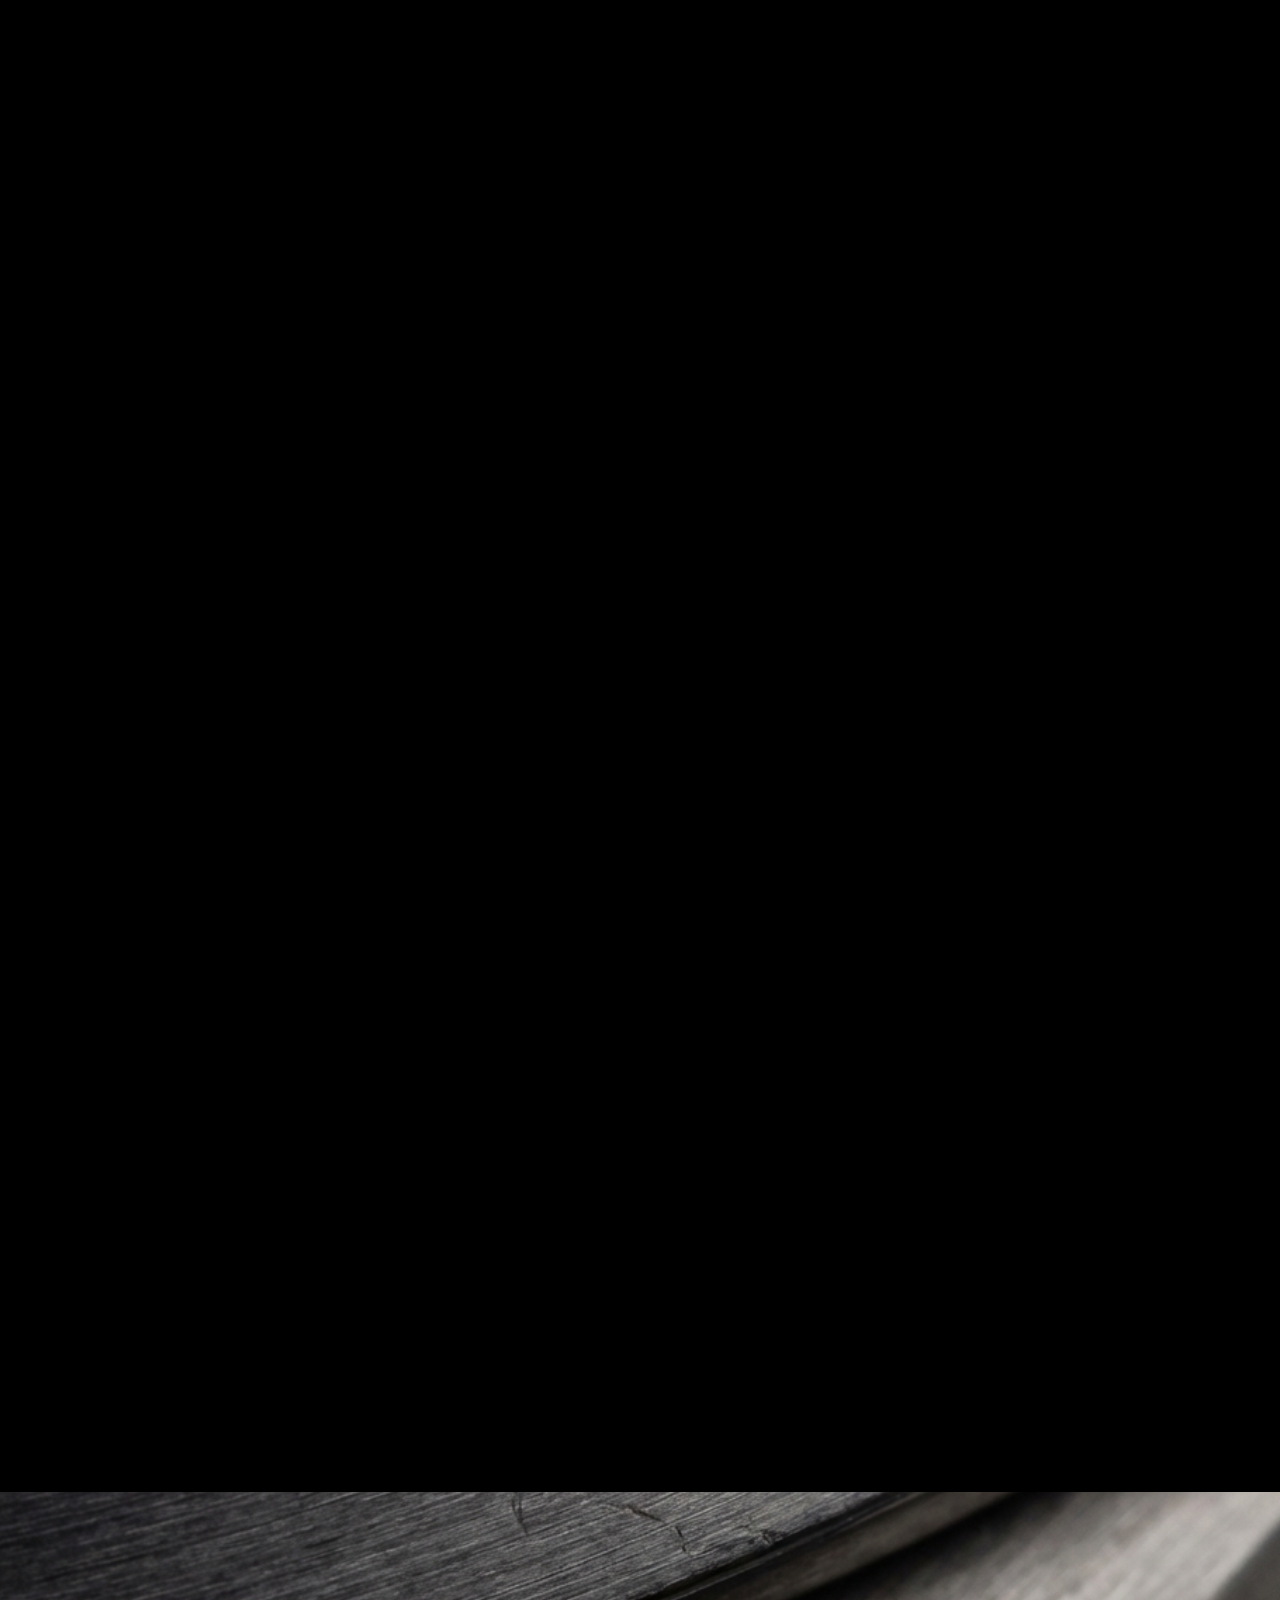
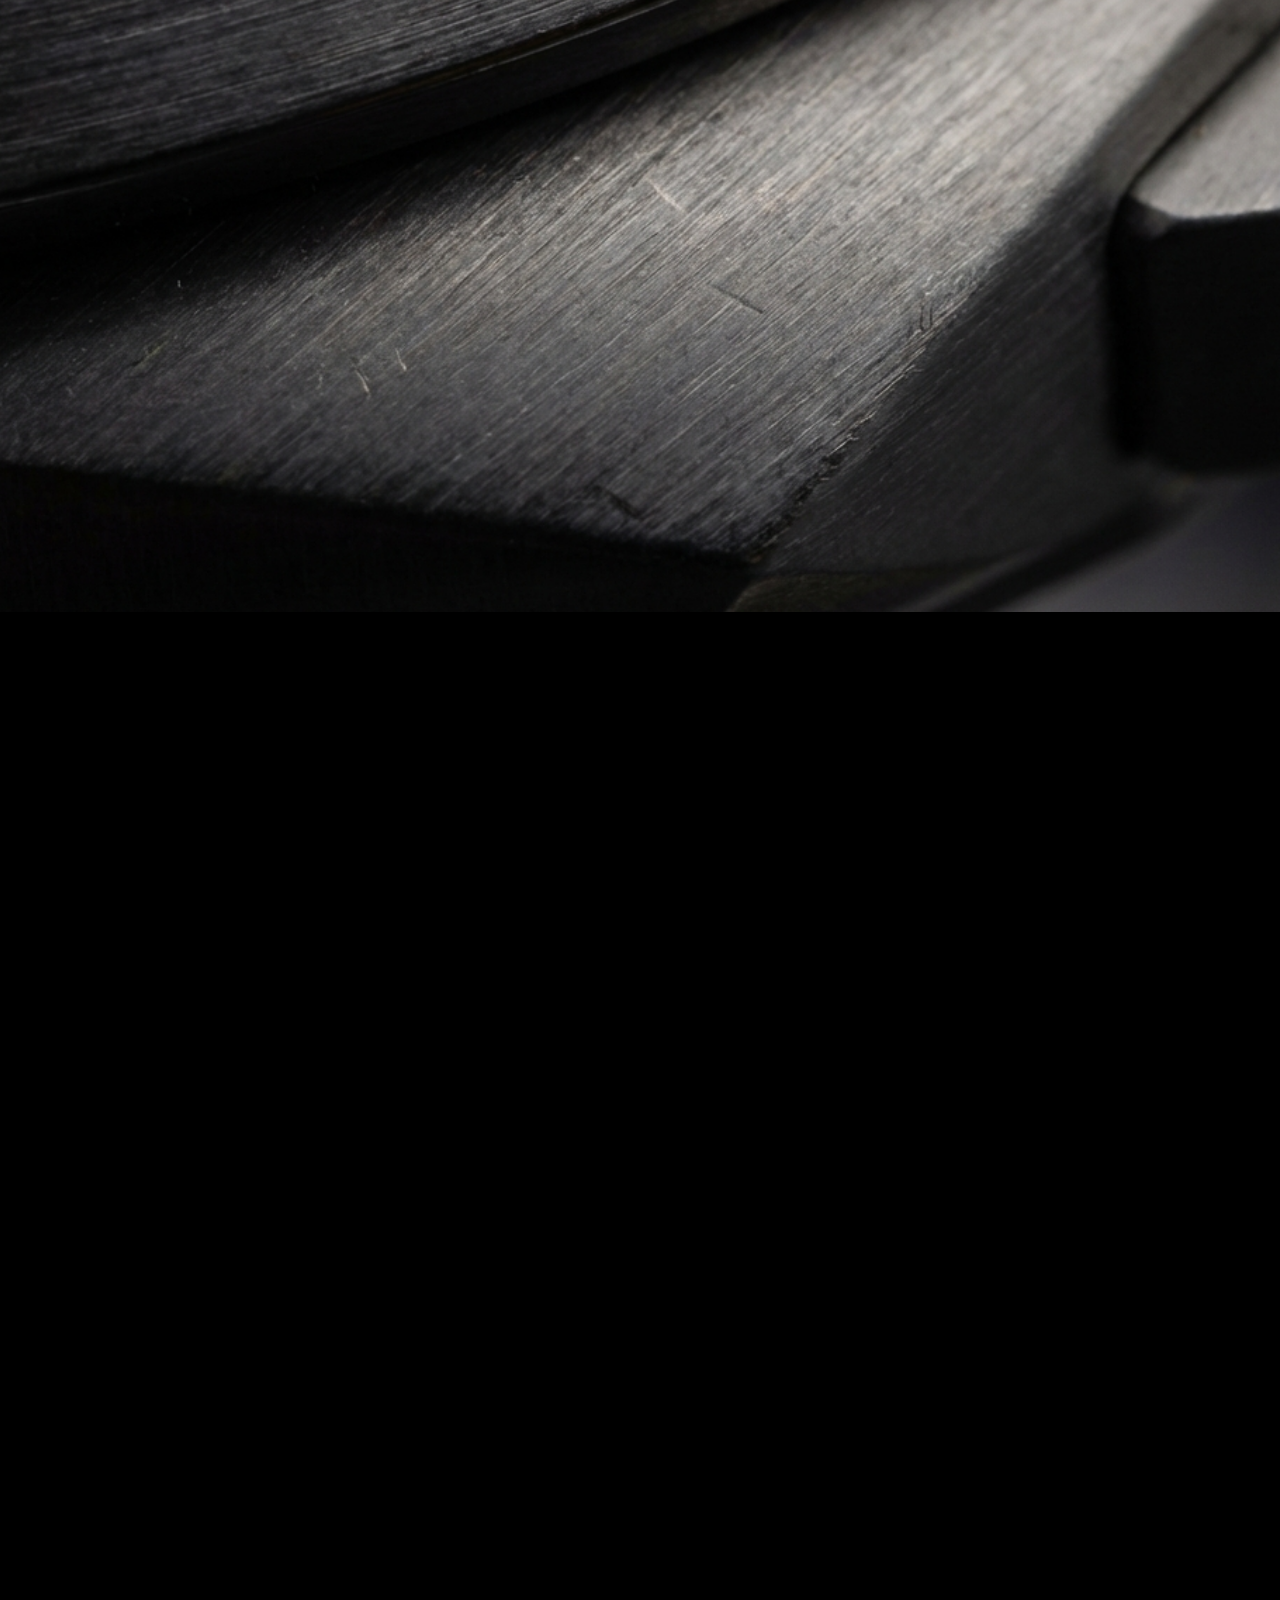
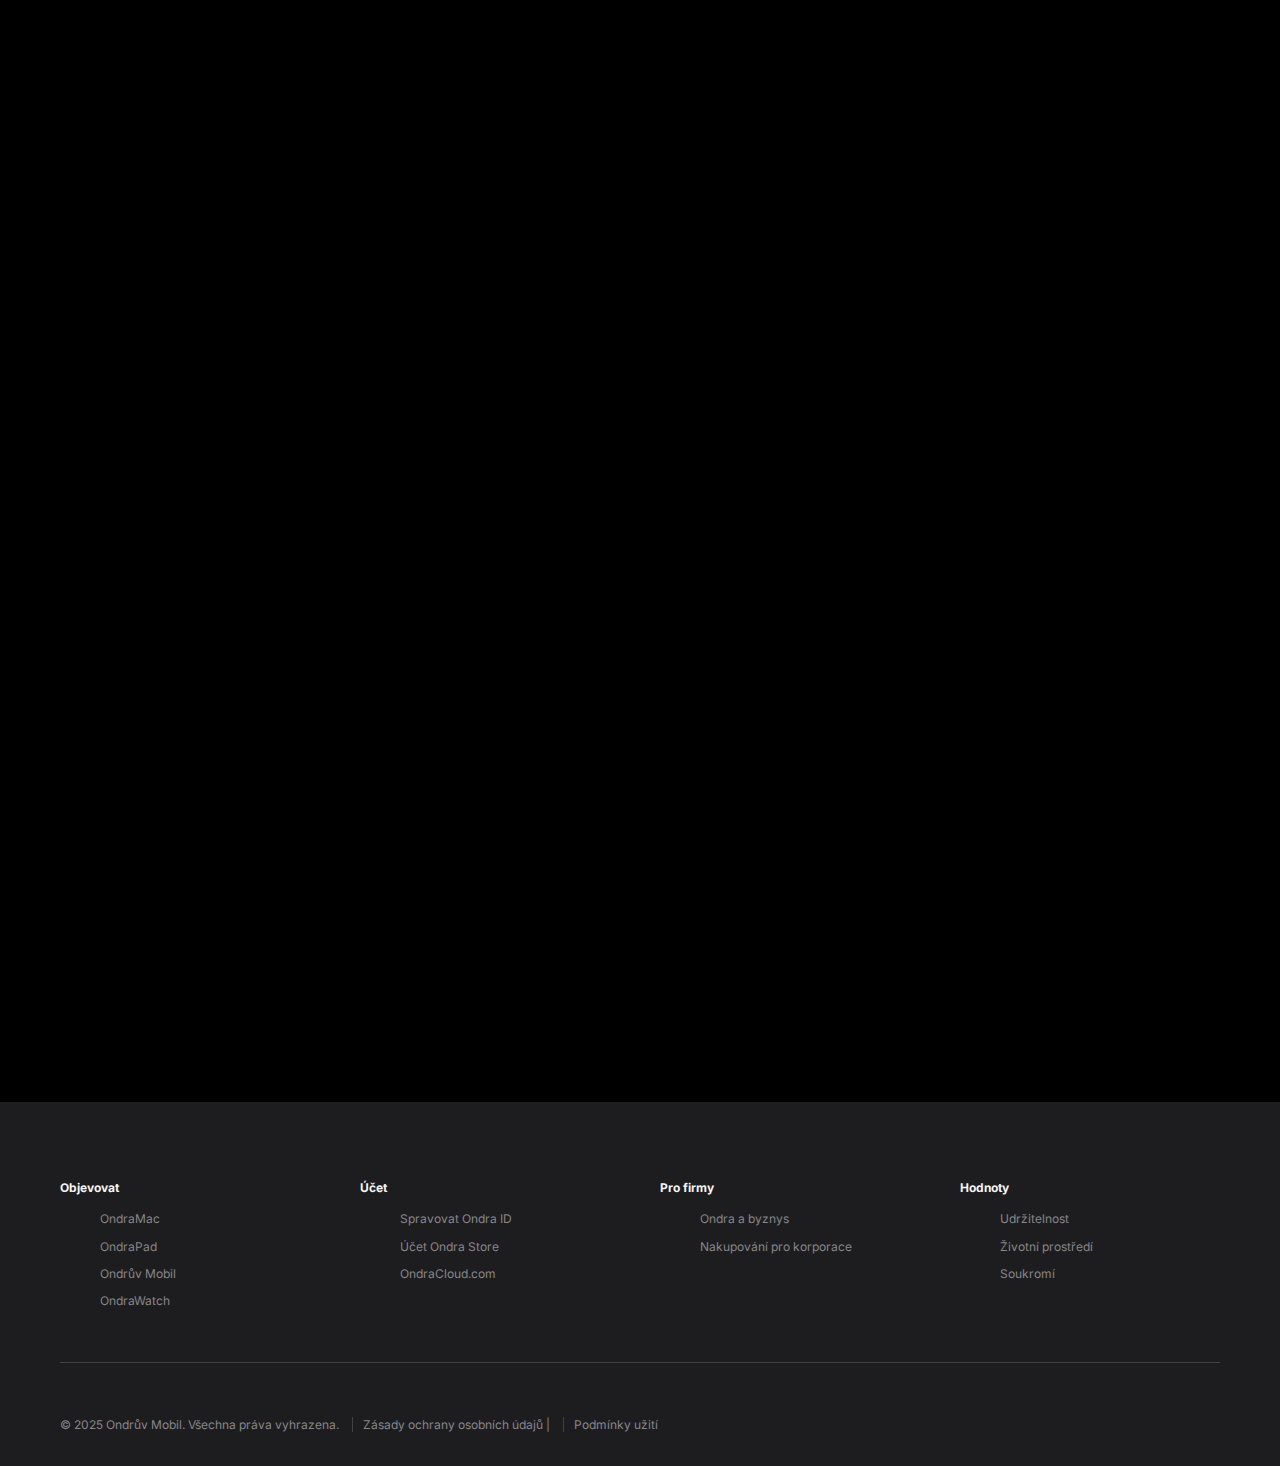
<file: index.html>
<!DOCTYPE html>
<html lang="cs">

<head>
    <meta charset="UTF-8">
    <meta name="viewport" content="width=device-width, initial-scale=1.0">
    <title>Ondrův Mobil Vidia Edition</title>
    <link rel="stylesheet" href="style.css">
</head>

<body>
    <div id="loader">
        <div class="loader-content">
            <div class="loader-logo">Ondrův Mobil</div>
            <div class="loader-line"></div>
        </div>
    </div>

    <nav class="sticky-nav">
        <div class="container nav-content">
            <span class="logo">Ondrův Mobil</span>
            <div class="nav-links">
                <a href="#hero">Přehled</a>
                <a href="#specs">Specifikace</a>
                <a href="about.html">O nás</a>
                <a href="order.html" class="btn-small">Koupit</a>
            </div>
        </div>
    </nav>

    <div class="space-background">
        <div class="nebula"></div>
        <div class="nebula"></div>
        <div class="nebula"></div>
    </div>

    <header class="hero" id="hero">
        <div class="hero-content">
            <h1 class="fade-in-up text-shine">Ondrův Mobil<br><span class="text-decode">Vidia Edition</span></h1>
            <p class="intro fade-in-up delay-1">Budoucnost je teď. A je rychlejší než kdy dřív.</p>
            <div class="fade-in-up delay-2" style="margin-top: 30px;">
                <a href="order.html" class="btn">Koupit</a>
                <a href="#specs" class="link">Zjistit více ></a>
            </div>
        </div>
    </header>

    <main>
        <section class="feature-section">
            <div class="container">
                <h2 class="text-gradient fade-in-up scroll-trigger">Vidia G-Force 9000.</h2>
                <h3 class="fade-in-up scroll-trigger">Výkon z jiné galaxie.</h3>
                <p class="intro fade-in-up scroll-trigger">První čip na světě s neurální sítí 5. generace. Zvládne
                    renderovat realitu rychleji, než ji vidíte.</p>
            </div>
        </section>

        <section class="parallax-section">
            <div class="parallax-bg"></div>
            <div class="content-overlay">
                <h2 class="fade-in-up scroll-trigger">Kovaný ve Vibraniu.</h2>
            </div>
        </section>

        <section id="specs" class="bento-section container">
            <h2 class="section-title text-center scroll-trigger fade-in-up text-shine">Specifikace, které mění hru.</h2>
            <div class="bento-grid">
                <div class="bento-item large scroll-trigger fade-in-up"
                    style="background-image: url('chip_real.png'); background-size: cover; background-position: center;">
                    <div class="bento-content">
                        <h3>Vidia G-Force 9000</h3>
                        <p>Nejvýkonnější čip v historii mobilů.</p>
                    </div>
                </div>
                <div class="bento-item scroll-trigger fade-in-up"
                    style="background-image: url('battery_real.png'); background-size: cover; background-position: center;">
                    <div class="particle-container">
                        <div class="energy-particle" style="left: 20%; width: 10px; height: 10px; animation-delay: 0s;">
                        </div>
                        <div class="energy-particle"
                            style="left: 50%; width: 15px; height: 15px; animation-delay: 1.5s;"></div>
                        <div class="energy-particle" style="left: 80%; width: 8px; height: 8px; animation-delay: 3s;">
                        </div>
                    </div>
                    <div class="bento-content">
                        <h3>Jaderná baterie</h3>
                        <p>Výdrž 50 let na jedno nabití.</p>
                    </div>
                </div>
                <div class="bento-item fade-in-up scroll-trigger delay-2"
                    style="background: linear-gradient(to bottom, rgba(0,0,0,0.1), rgba(0,0,0,0.8)), url('os_real.png') center/cover no-repeat;">
                    <div class="bento-content">
                        <h3>OndraOS 1.0.</h3>
                        <p>Rozhraní zítřka.</p>
                    </div>
                </div>
                <div class="bento-item wide fade-in-up scroll-trigger"
                    style="background: linear-gradient(to bottom, rgba(0,0,0,0.1), rgba(0,0,0,0.8)), url('vibranium_real.png') center/cover no-repeat;">
                    <div class="bento-content">
                        <h3>Vibranium.</h3>
                        <p>Nezničitelná elegance.</p>
                    </div>
                </div>
            </div>
        </section>

        <section class="camera-section">
            <div class="container">
                <div class="camera-content">
                    <h2 class="fade-in-up scroll-trigger">500MP Quantum.</h2>
                    <p class="intro fade-in-up scroll-trigger delay-1">Vidí i to, co neexistuje. 1000x Optický Zoom bez
                        ztráty kvality.</p>
                </div>
                <div class="camera-visual fade-in-up scroll-trigger delay-2">
                    <img src="camera.png" alt="Camera System" class="camera-img">
                </div>
            </div>
        </section>
    </main>

    <footer class="main-footer">
        <div class="container">
            <div class="footer-grid">
                <div class="footer-col">
                    <h4>Objevovat</h4>
                    <ul>
                        <li><a href="mac.html">OndraMac</a></li>
                        <li><a href="ipad.html">OndraPad</a></li>
                        <li><a href="index.html">Ondrův Mobil</a></li>
                        <li><a href="watch.html">OndraWatch</a></li>
                    </ul>
                </div>
                <div class="footer-col">
                    <h4>Účet</h4>
                    <ul>
                        <li><a href="services.html">Spravovat Ondra ID</a></li>
                        <li><a href="services.html">Účet Ondra Store</a></li>
                        <li><a href="services.html">OndraCloud.com</a></li>
                    </ul>
                </div>
                <div class="footer-col">
                    <h4>Pro firmy</h4>
                    <ul>
                        <li><a href="business.html">Ondra a byznys</a></li>
                        <li><a href="business.html">Nakupování pro korporace</a></li>
                    </ul>
                </div>
                <div class="footer-col">
                    <h4>Hodnoty</h4>
                    <ul>
                        <li><a href="values.html">Udržitelnost</a></li>
                        <li><a href="values.html">Životní prostředí</a></li>
                        <li><a href="values.html">Soukromí</a></li>
                    </ul>
                </div>
            </div>
            <div class="footer-bottom">
                <p>&copy; 2025 Ondrův Mobil. Všechna práva vyhrazena. <a href="support.html">Zásady ochrany osobních
                        údajů</a> | <a href="support.html">Podmínky užití</a></p>
            </div>
        </div>
    </footer>

    <script src="script.js"></script>
</body>

</html>
</file>
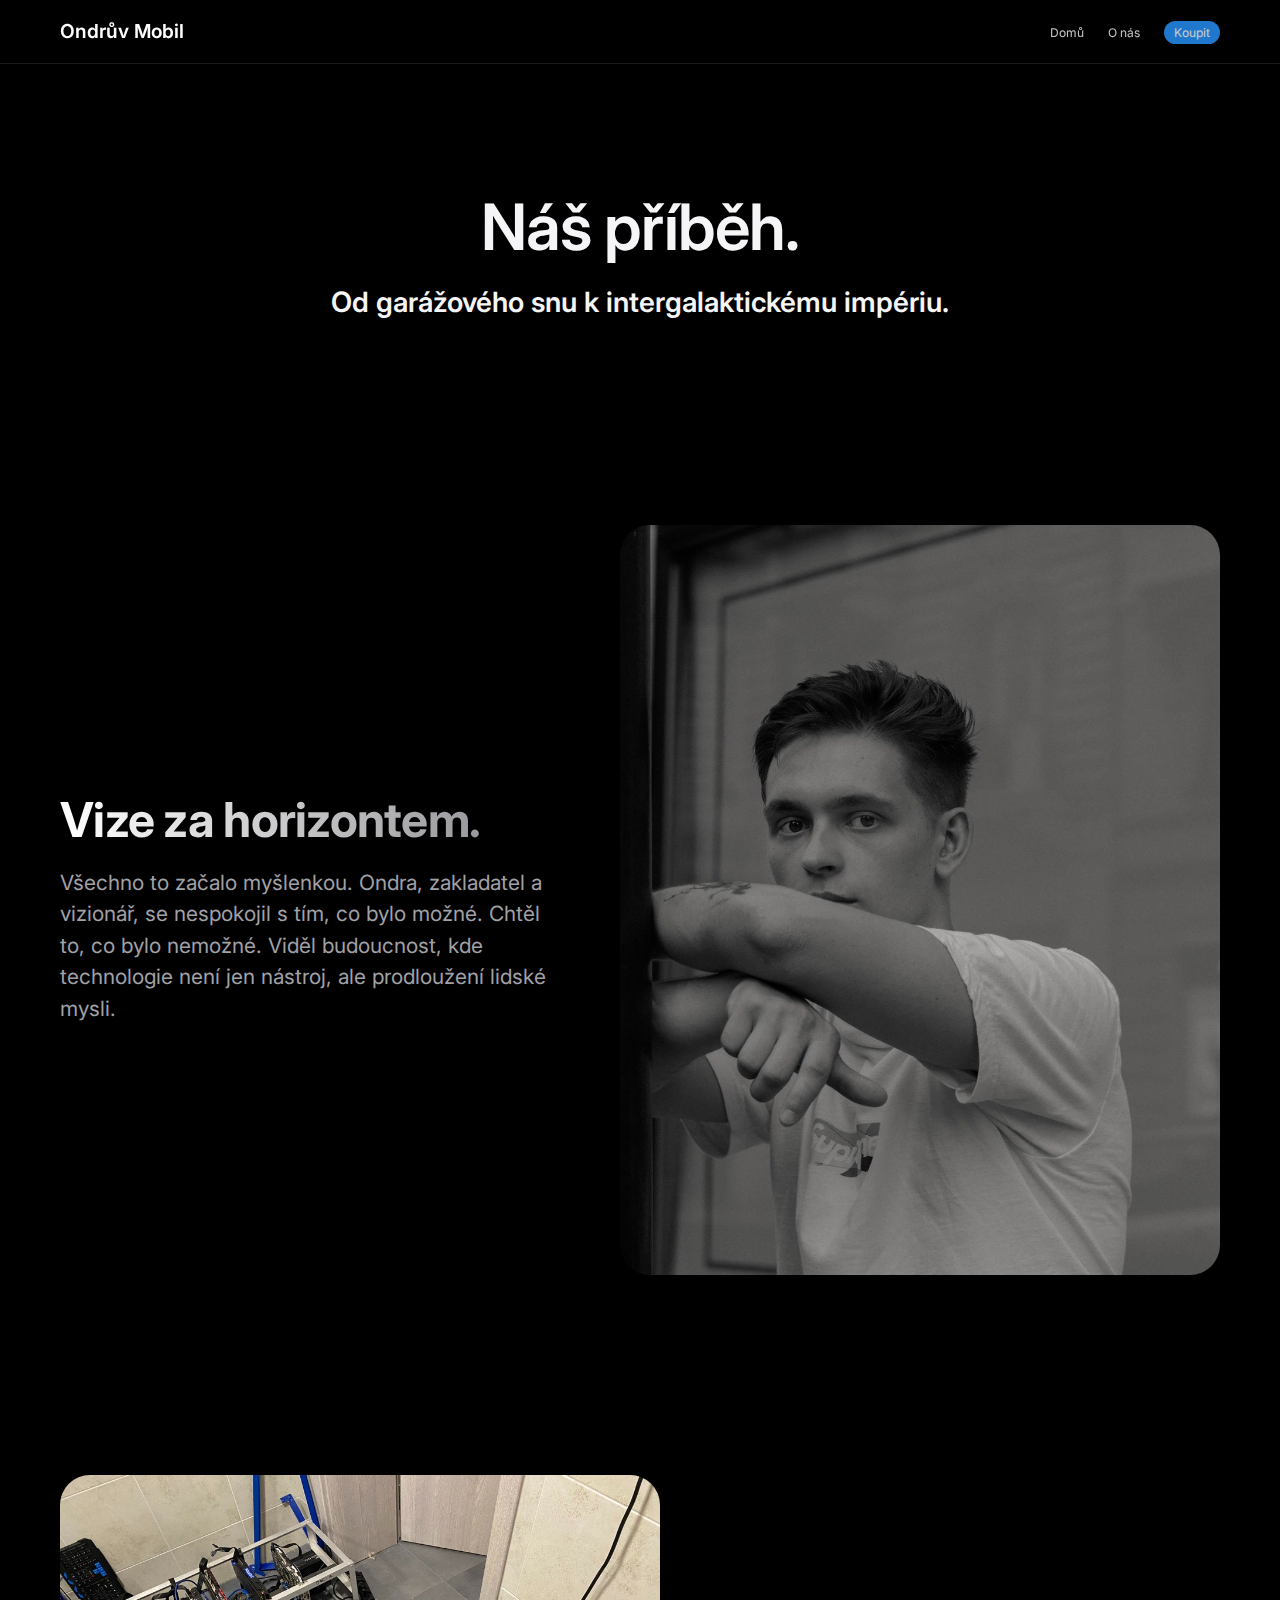
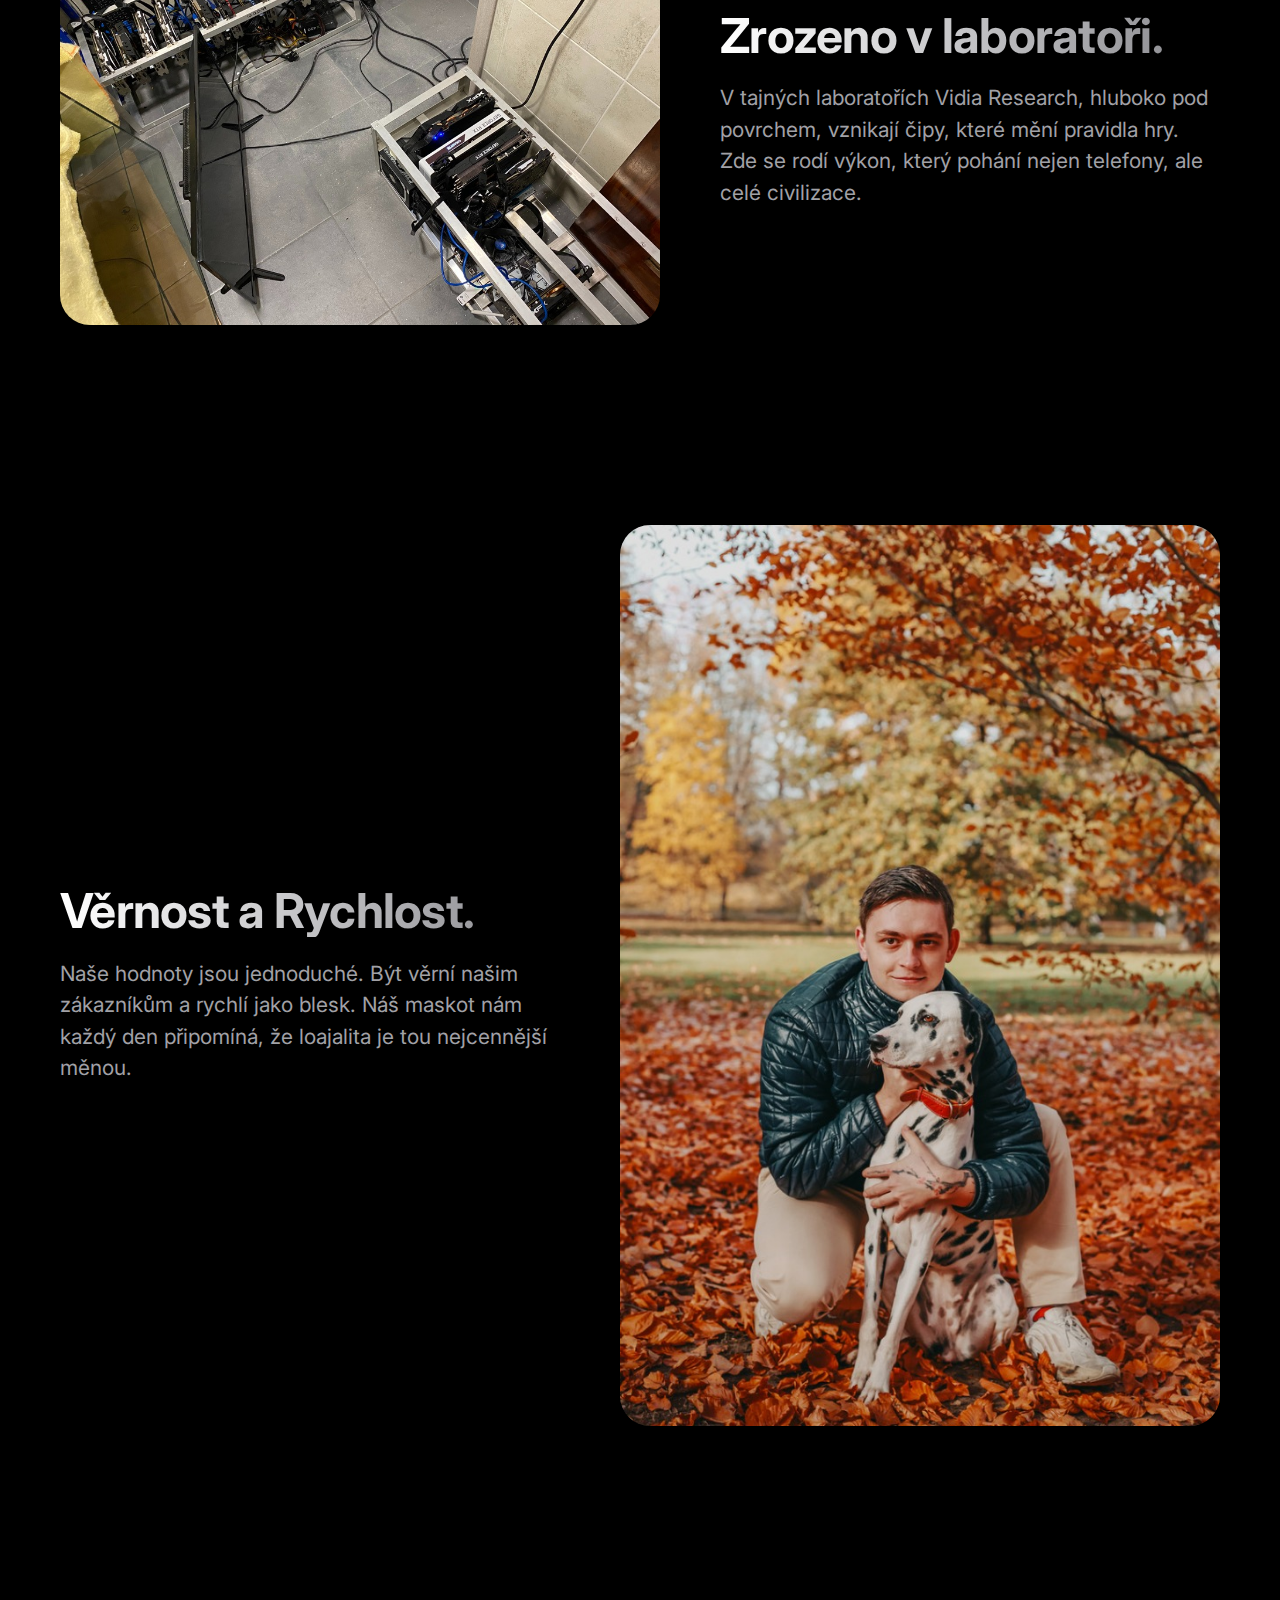
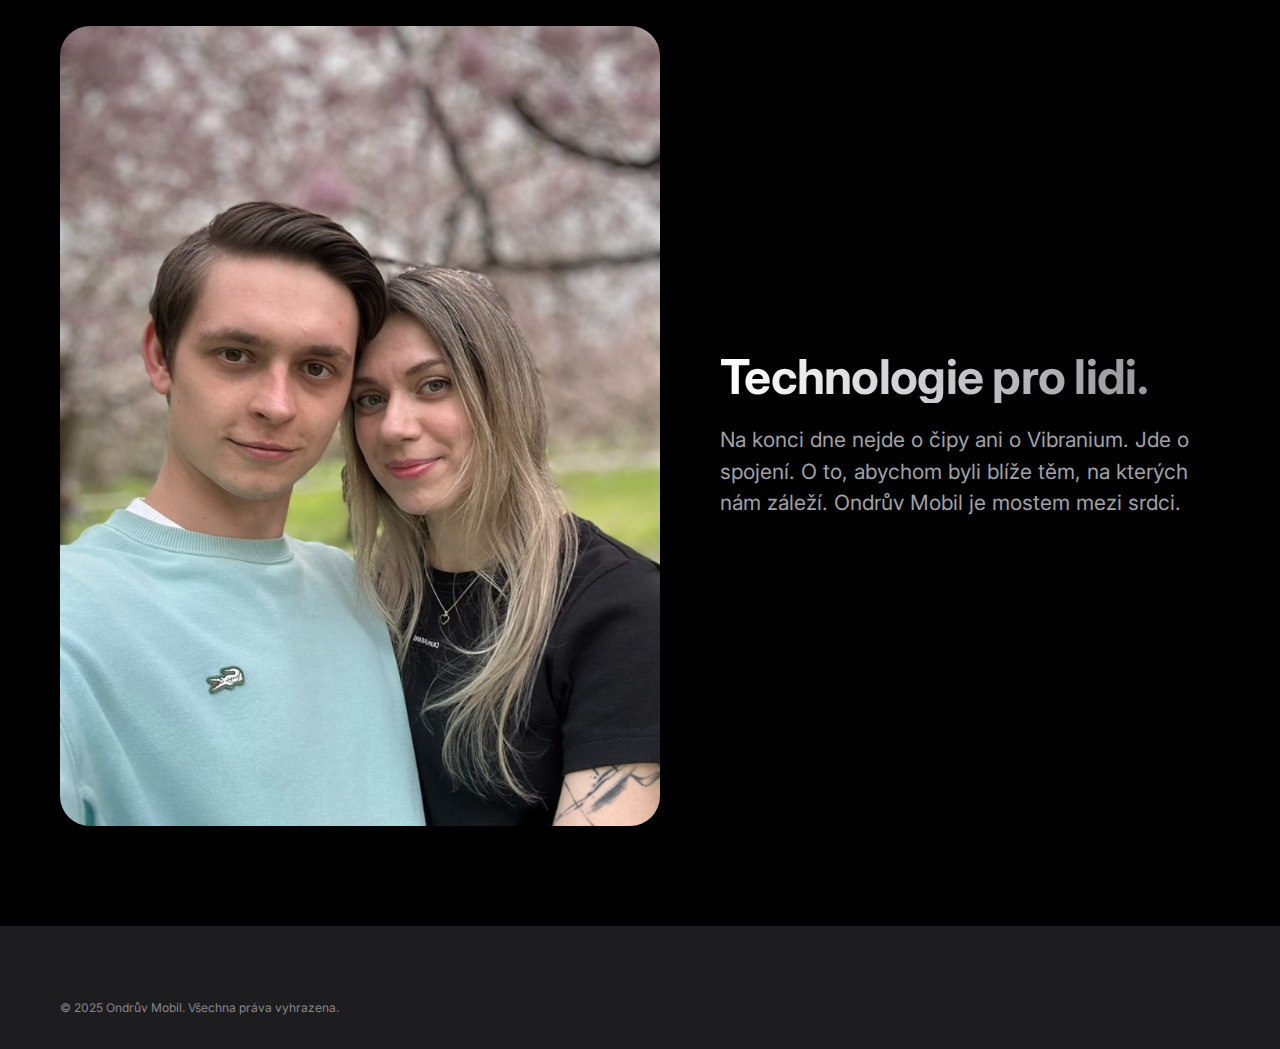
<file: about.html>
<!DOCTYPE html>
<html lang="cs">

<head>
    <meta charset="UTF-8">
    <meta name="viewport" content="width=device-width, initial-scale=1.0">
    <title>O nás - Ondrův Mobil</title>
    <link rel="stylesheet" href="style.css">
    <style>
        .about-hero {
            padding: 150px 20px 100px;
            text-align: center;
        }

        .about-section {
            padding: 100px 0;
            display: flex;
            align-items: center;
            justify-content: space-between;
            gap: 60px;
        }

        .about-section.reverse {
            flex-direction: row-reverse;
        }

        .about-text {
            flex: 1;
            max-width: 500px;
        }

        .about-image {
            flex: 1;
            border-radius: 30px;
            overflow: hidden;
            box-shadow: 0 20px 40px rgba(0, 0, 0, 0.5);
        }

        .about-image img {
            width: 100%;
            height: auto;
            display: block;
            transition: transform 0.5s ease;
        }

        .about-image:hover img {
            transform: scale(1.03);
        }

        .about-title {
            font-size: 48px;
            font-weight: 700;
            margin-bottom: 20px;
            background: linear-gradient(to right, #fff, #86868b);
            background-clip: text;
            -webkit-background-clip: text;
            -webkit-text-fill-color: transparent;
        }

        .about-desc {
            font-size: 21px;
            line-height: 1.5;
            color: #a1a1a6;
        }

        @media (max-width: 768px) {

            .about-section,
            .about-section.reverse {
                flex-direction: column;
                text-align: center;
            }

            .about-text {
                max-width: 100%;
            }
        }
    </style>
</head>

<body>
    <nav class="sticky-nav">
        <div class="container nav-content">
            <span class="logo"><a href="index.html" style="color:white; text-decoration:none;">Ondrův Mobil</a></span>
            <div class="nav-links">
                <a href="index.html">Domů</a>
                <a href="about.html" class="active">O nás</a>
                <a href="order.html" class="btn-small">Koupit</a>
            </div>
        </div>
    </nav>

    <div class="container">
        <header class="about-hero">
            <h1 class="fade-in-up" style="font-size: 64px; margin-bottom: 20px;">Náš příběh.</h1>
            <p class="intro fade-in-up delay-1">Od garážového snu k intergalaktickému impériu.</p>
        </header>

        <section class="about-section fade-in-up scroll-trigger">
            <div class="about-text">
                <h2 class="about-title">Vize za horizontem.</h2>
                <p class="about-desc">Všechno to začalo myšlenkou. Ondra, zakladatel a vizionář, se nespokojil s tím, co
                    bylo možné. Chtěl to, co bylo nemožné. Viděl budoucnost, kde technologie není jen nástroj, ale
                    prodloužení lidské mysli.</p>
            </div>
            <div class="about-image">
                <img src="founder.jpg" alt="Zakladatel Ondra">
            </div>
        </section>

        <section class="about-section reverse fade-in-up scroll-trigger">
            <div class="about-text">
                <h2 class="about-title">Zrozeno v laboratoři.</h2>
                <p class="about-desc">V tajných laboratořích Vidia Research, hluboko pod povrchem, vznikají čipy, které
                    mění pravidla hry. Zde se rodí výkon, který pohání nejen telefony, ale celé civilizace.</p>
            </div>
            <div class="about-image">
                <img src="tech.jpg" alt="Vidia Research Lab">
            </div>
        </section>

        <section class="about-section fade-in-up scroll-trigger">
            <div class="about-text">
                <h2 class="about-title">Věrnost a Rychlost.</h2>
                <p class="about-desc">Naše hodnoty jsou jednoduché. Být věrní našim zákazníkům a rychlí jako blesk. Náš
                    maskot nám každý den připomíná, že loajalita je tou nejcennější měnou.</p>
            </div>
            <div class="about-image">
                <img src="values.jpg" alt="Maskot">
            </div>
        </section>

        <section class="about-section reverse fade-in-up scroll-trigger">
            <div class="about-text">
                <h2 class="about-title">Technologie pro lidi.</h2>
                <p class="about-desc">Na konci dne nejde o čipy ani o Vibranium. Jde o spojení. O to, abychom byli blíže
                    těm, na kterých nám záleží. Ondrův Mobil je mostem mezi srdci.</p>
            </div>
            <div class="about-image">
                <img src="story.jpg" alt="Spojení">
            </div>
        </section>
    </div>

    <footer class="main-footer">
        <div class="container">
            <div class="footer-bottom">
                <p>&copy; 2025 Ondrův Mobil. Všechna práva vyhrazena.</p>
            </div>
        </div>
    </footer>

    <script src="script.js"></script>
</body>

</html>
</file>
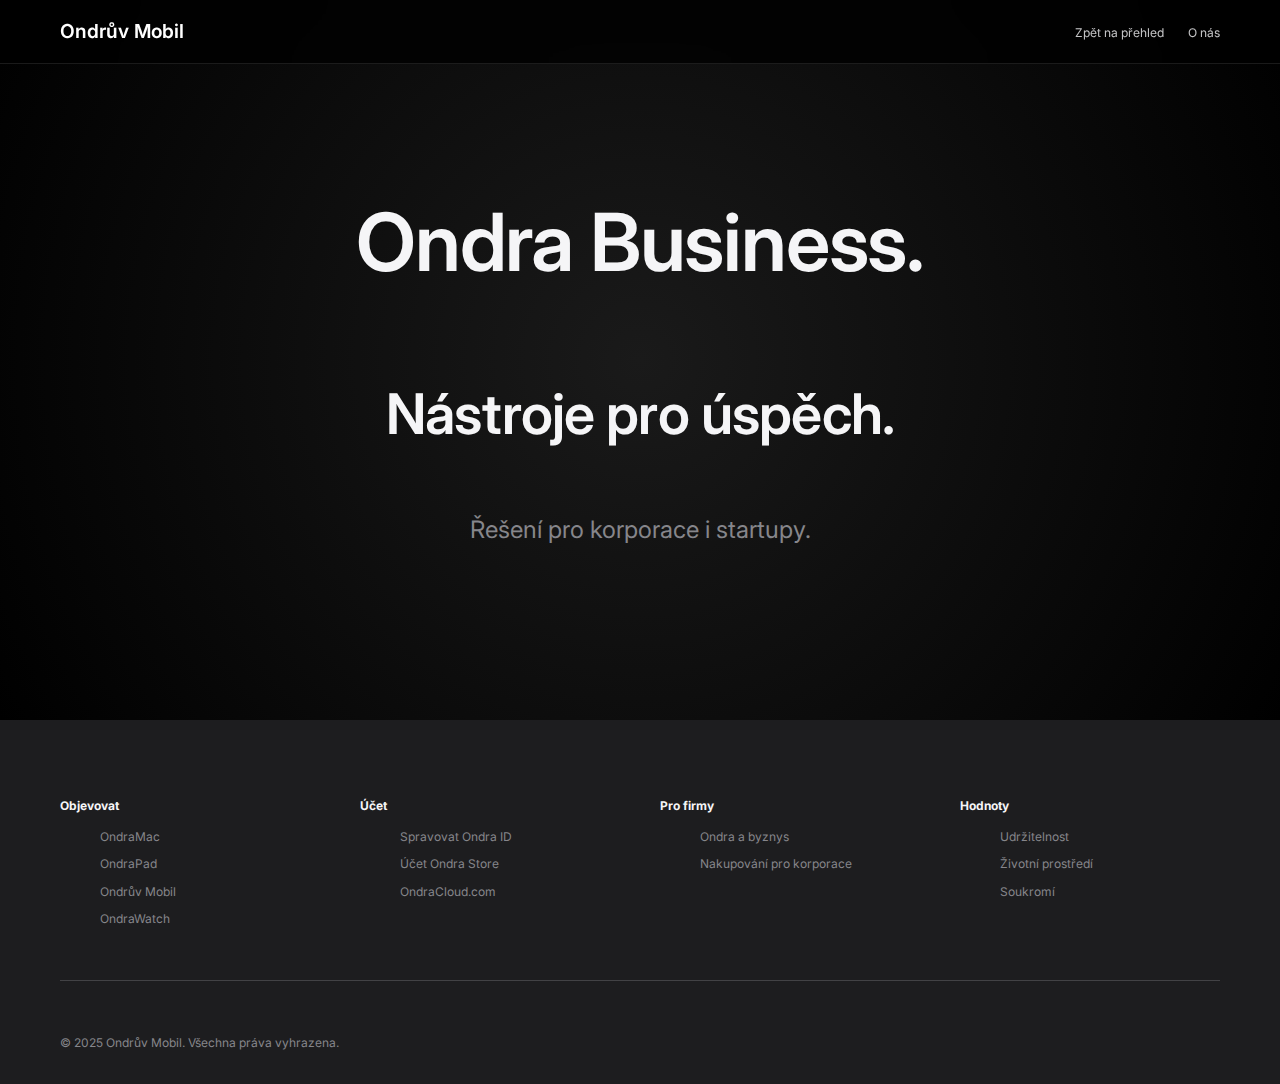
<file: business.html>
<!DOCTYPE html>
<html lang="cs">

<head>
    <meta charset="UTF-8">
    <meta name="viewport" content="width=device-width, initial-scale=1.0">
    <title>Pro firmy - Ondrův Mobil</title>
    <link rel="stylesheet" href="style.css">
    <style>
        .product-hero {
            height: 80vh;
            display: flex;
            align-items: center;
            justify-content: center;
            text-align: center;
            flex-direction: column;
            background: radial-gradient(circle at center, #1a1a1a 0%, #000 100%);
        }

        .coming-soon {
            font-size: 24px;
            color: #86868b;
            margin-top: 20px;
        }
    </style>
</head>

<body>
    <nav class="sticky-nav">
        <div class="container nav-content">
            <span class="logo"><a href="index.html" style="color:white; text-decoration:none;">Ondrův Mobil</a></span>
            <div class="nav-links">
                <a href="index.html">Zpět na přehled</a>
                <a href="about.html">O nás</a>
            </div>
        </div>
    </nav>

    <div class="product-hero">
        <h1 class="fade-in-up" style="font-size: 80px;">Ondra Business.</h1>
        <h2 class="fade-in-up delay-1">Nástroje pro úspěch.</h2>
        <p class="coming-soon fade-in-up delay-2">Řešení pro korporace i startupy.</p>
    </div>

    <footer class="main-footer">
        <div class="container">
            <div class="footer-grid">
                <div class="footer-col">
                    <h4>Objevovat</h4>
                    <ul>
                        <li><a href="mac.html">OndraMac</a></li>
                        <li><a href="ipad.html">OndraPad</a></li>
                        <li><a href="index.html">Ondrův Mobil</a></li>
                        <li><a href="watch.html">OndraWatch</a></li>
                    </ul>
                </div>
                <div class="footer-col">
                    <h4>Účet</h4>
                    <ul>
                        <li><a href="services.html">Spravovat Ondra ID</a></li>
                        <li><a href="services.html">Účet Ondra Store</a></li>
                        <li><a href="services.html">OndraCloud.com</a></li>
                    </ul>
                </div>
                <div class="footer-col">
                    <h4>Pro firmy</h4>
                    <ul>
                        <li><a href="business.html" class="active">Ondra a byznys</a></li>
                        <li><a href="business.html">Nakupování pro korporace</a></li>
                    </ul>
                </div>
                <div class="footer-col">
                    <h4>Hodnoty</h4>
                    <ul>
                        <li><a href="values.html">Udržitelnost</a></li>
                        <li><a href="values.html">Životní prostředí</a></li>
                        <li><a href="values.html">Soukromí</a></li>
                    </ul>
                </div>
            </div>
            <div class="footer-bottom">
                <p>&copy; 2025 Ondrův Mobil. Všechna práva vyhrazena.</p>
            </div>
        </div>
    </footer>

    <script src="script.js"></script>
</body>

</html>
</file>
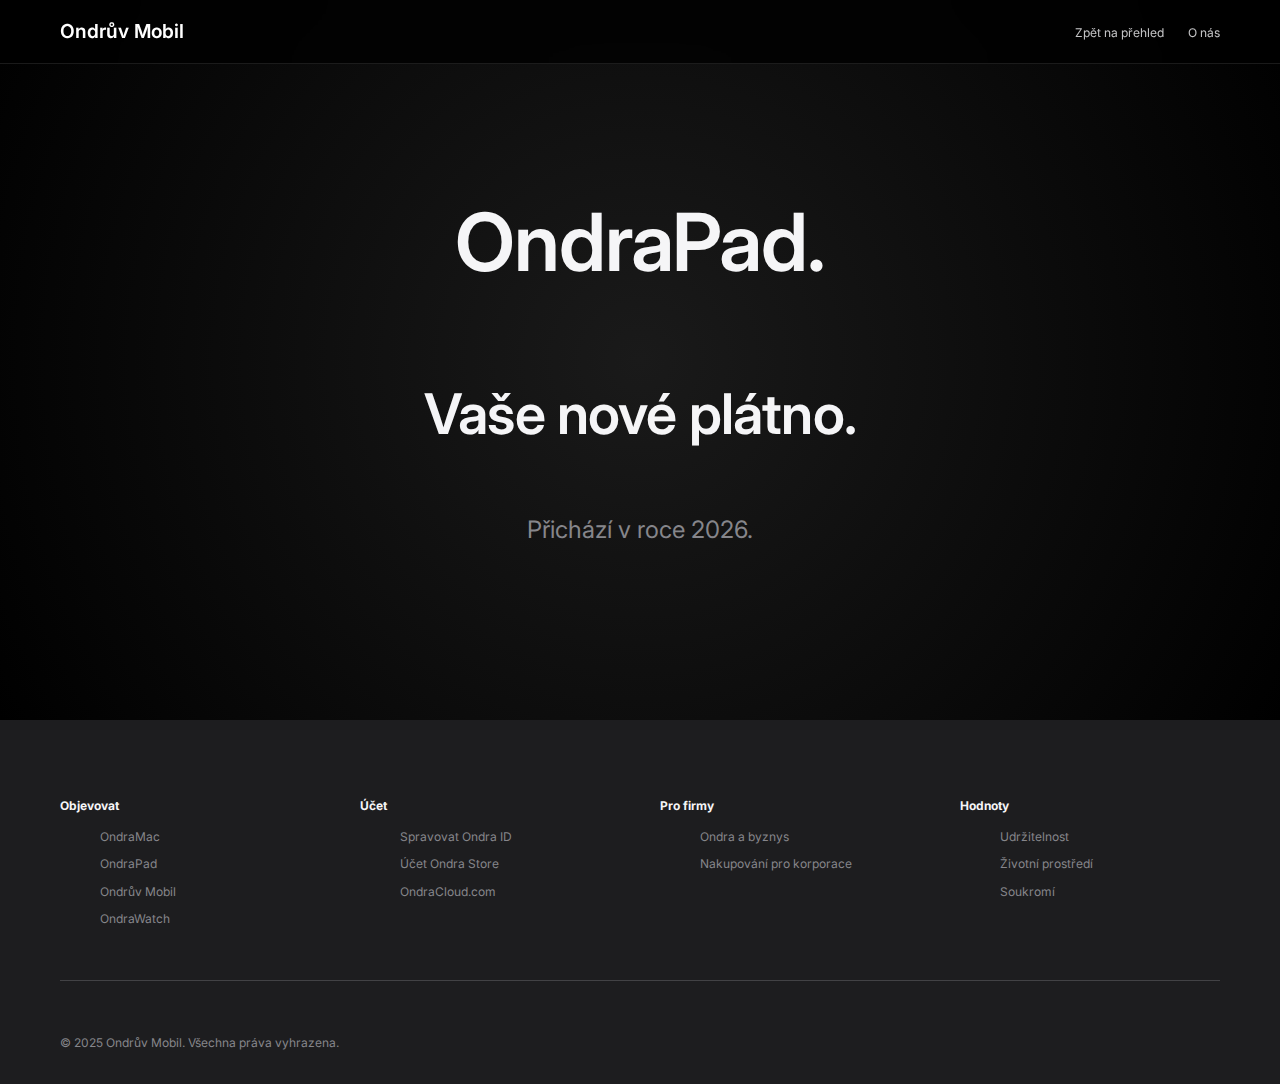
<file: ipad.html>
<!DOCTYPE html>
<html lang="cs">

<head>
    <meta charset="UTF-8">
    <meta name="viewport" content="width=device-width, initial-scale=1.0">
    <title>OndraPad - Ondrův Mobil</title>
    <link rel="stylesheet" href="style.css">
    <style>
        .product-hero {
            height: 80vh;
            display: flex;
            align-items: center;
            justify-content: center;
            text-align: center;
            flex-direction: column;
            background: radial-gradient(circle at center, #1a1a1a 0%, #000 100%);
        }

        .coming-soon {
            font-size: 24px;
            color: #86868b;
            margin-top: 20px;
        }
    </style>
</head>

<body>
    <nav class="sticky-nav">
        <div class="container nav-content">
            <span class="logo"><a href="index.html" style="color:white; text-decoration:none;">Ondrův Mobil</a></span>
            <div class="nav-links">
                <a href="index.html">Zpět na přehled</a>
                <a href="about.html">O nás</a>
            </div>
        </div>
    </nav>

    <div class="product-hero">
        <h1 class="fade-in-up" style="font-size: 80px;">OndraPad.</h1>
        <h2 class="fade-in-up delay-1">Vaše nové plátno.</h2>
        <p class="coming-soon fade-in-up delay-2">Přichází v roce 2026.</p>
    </div>

    <footer class="main-footer">
        <div class="container">
            <div class="footer-grid">
                <div class="footer-col">
                    <h4>Objevovat</h4>
                    <ul>
                        <li><a href="mac.html">OndraMac</a></li>
                        <li><a href="ipad.html" class="active">OndraPad</a></li>
                        <li><a href="index.html">Ondrův Mobil</a></li>
                        <li><a href="watch.html">OndraWatch</a></li>
                    </ul>
                </div>
                <div class="footer-col">
                    <h4>Účet</h4>
                    <ul>
                        <li><a href="services.html">Spravovat Ondra ID</a></li>
                        <li><a href="services.html">Účet Ondra Store</a></li>
                        <li><a href="services.html">OndraCloud.com</a></li>
                    </ul>
                </div>
                <div class="footer-col">
                    <h4>Pro firmy</h4>
                    <ul>
                        <li><a href="business.html">Ondra a byznys</a></li>
                        <li><a href="business.html">Nakupování pro korporace</a></li>
                    </ul>
                </div>
                <div class="footer-col">
                    <h4>Hodnoty</h4>
                    <ul>
                        <li><a href="values.html">Udržitelnost</a></li>
                        <li><a href="values.html">Životní prostředí</a></li>
                        <li><a href="values.html">Soukromí</a></li>
                    </ul>
                </div>
            </div>
            <div class="footer-bottom">
                <p>&copy; 2025 Ondrův Mobil. Všechna práva vyhrazena.</p>
            </div>
        </div>
    </footer>

    <script src="script.js"></script>
</body>

</html>
</file>
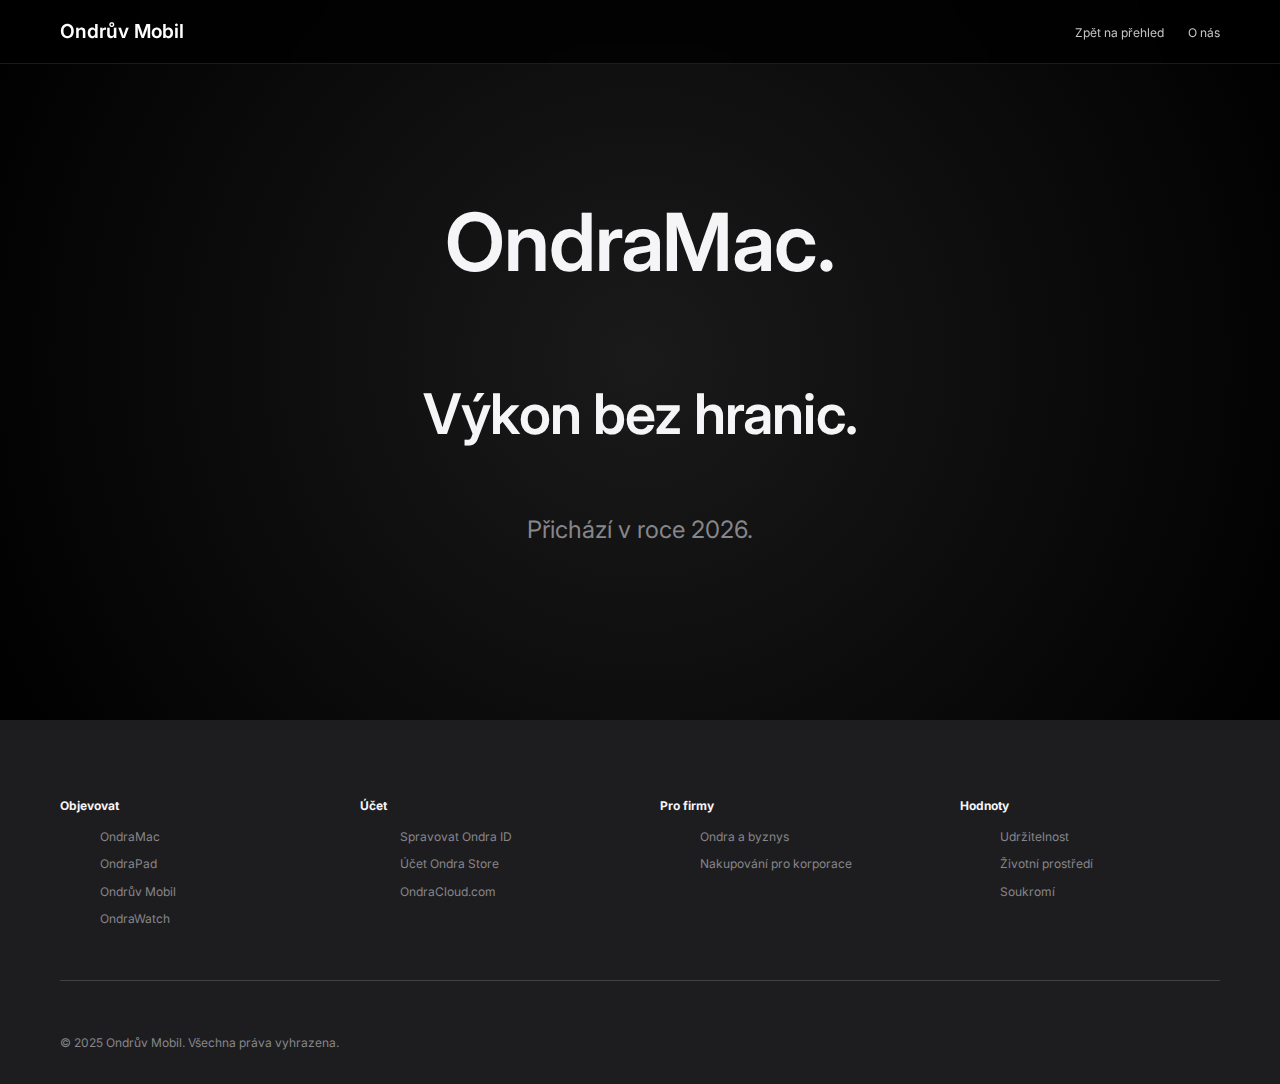
<file: mac.html>
<!DOCTYPE html>
<html lang="cs">

<head>
    <meta charset="UTF-8">
    <meta name="viewport" content="width=device-width, initial-scale=1.0">
    <title>OndraMac - Ondrův Mobil</title>
    <link rel="stylesheet" href="style.css">
    <style>
        .product-hero {
            height: 80vh;
            display: flex;
            align-items: center;
            justify-content: center;
            text-align: center;
            flex-direction: column;
            background: radial-gradient(circle at center, #1a1a1a 0%, #000 100%);
        }

        .coming-soon {
            font-size: 24px;
            color: #86868b;
            margin-top: 20px;
        }
    </style>
</head>

<body>
    <nav class="sticky-nav">
        <div class="container nav-content">
            <span class="logo"><a href="index.html" style="color:white; text-decoration:none;">Ondrův Mobil</a></span>
            <div class="nav-links">
                <a href="index.html">Zpět na přehled</a>
                <a href="about.html">O nás</a>
            </div>
        </div>
    </nav>

    <div class="product-hero">
        <h1 class="fade-in-up" style="font-size: 80px;">OndraMac.</h1>
        <h2 class="fade-in-up delay-1">Výkon bez hranic.</h2>
        <p class="coming-soon fade-in-up delay-2">Přichází v roce 2026.</p>
    </div>

    <footer class="main-footer">
        <div class="container">
            <div class="footer-grid">
                <div class="footer-col">
                    <h4>Objevovat</h4>
                    <ul>
                        <li><a href="mac.html" class="active">OndraMac</a></li>
                        <li><a href="ipad.html">OndraPad</a></li>
                        <li><a href="index.html">Ondrův Mobil</a></li>
                        <li><a href="watch.html">OndraWatch</a></li>
                    </ul>
                </div>
                <div class="footer-col">
                    <h4>Účet</h4>
                    <ul>
                        <li><a href="services.html">Spravovat Ondra ID</a></li>
                        <li><a href="services.html">Účet Ondra Store</a></li>
                        <li><a href="services.html">OndraCloud.com</a></li>
                    </ul>
                </div>
                <div class="footer-col">
                    <h4>Pro firmy</h4>
                    <ul>
                        <li><a href="business.html">Ondra a byznys</a></li>
                        <li><a href="business.html">Nakupování pro korporace</a></li>
                    </ul>
                </div>
                <div class="footer-col">
                    <h4>Hodnoty</h4>
                    <ul>
                        <li><a href="values.html">Udržitelnost</a></li>
                        <li><a href="values.html">Životní prostředí</a></li>
                        <li><a href="values.html">Soukromí</a></li>
                    </ul>
                </div>
            </div>
            <div class="footer-bottom">
                <p>&copy; 2025 Ondrův Mobil. Všechna práva vyhrazena.</p>
            </div>
        </div>
    </footer>

    <script src="script.js"></script>
</body>

</html>
</file>
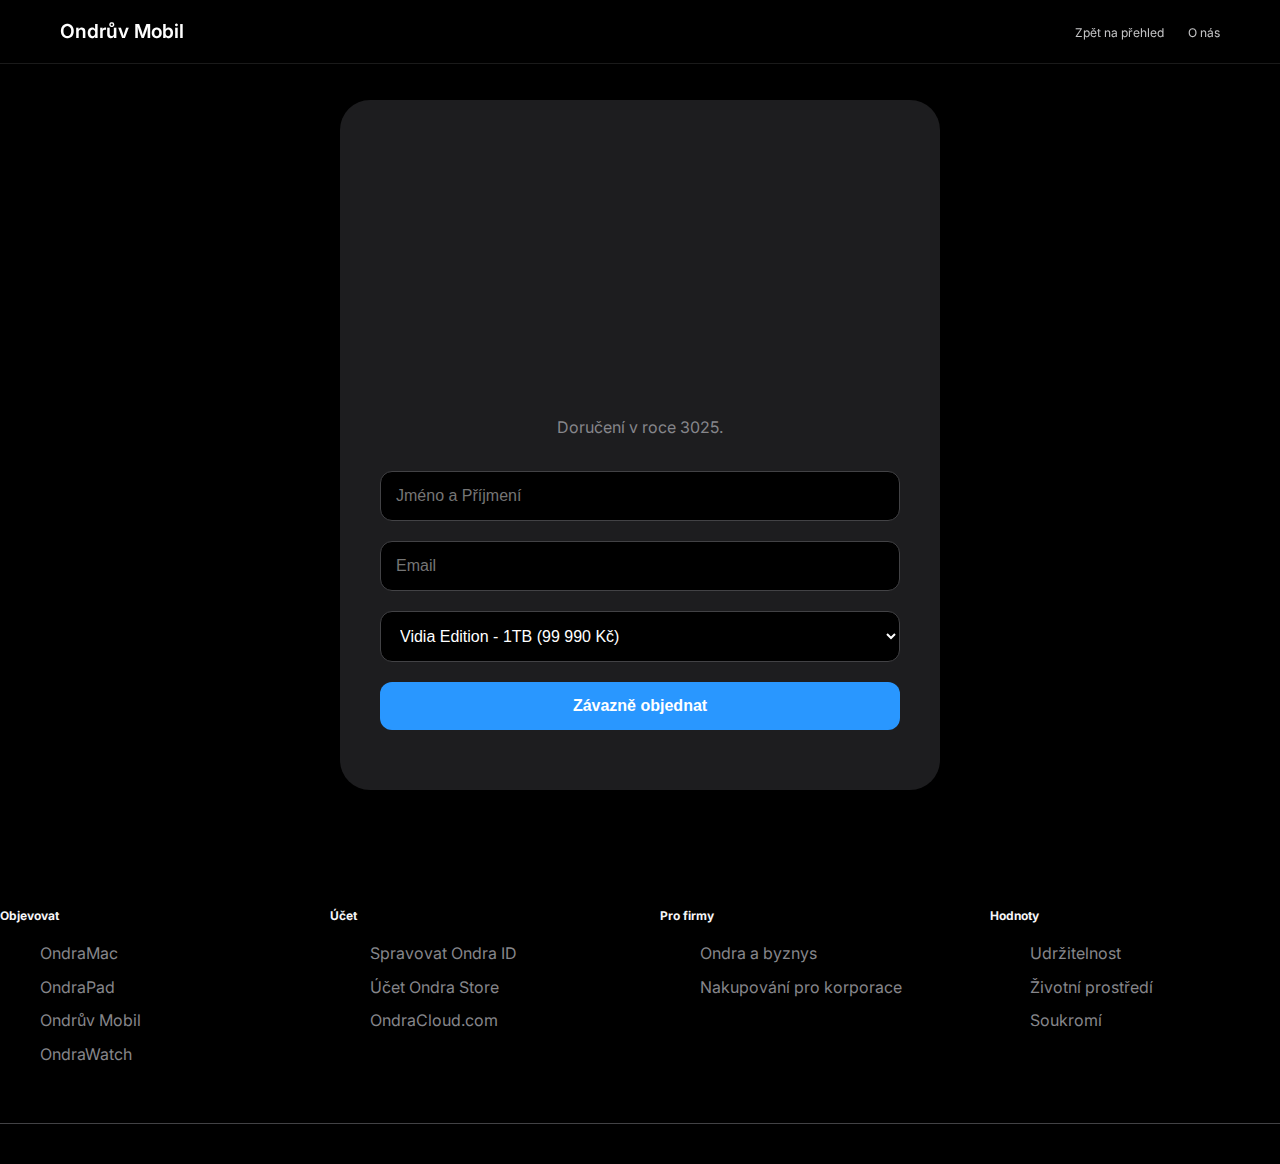
<file: order.html>
<!DOCTYPE html>
<html lang="cs">

<head>
    <meta charset="UTF-8">
    <meta name="viewport" content="width=device-width, initial-scale=1.0">
    <title>Objednat - Ondrův Mobil Vidia Edition</title>
    <link rel="stylesheet" href="style.css">
    <style>
        .order-container {
            max-width: 600px;
            margin: 100px auto;
            padding: 40px;
            background: #1d1d1f;
            border-radius: 30px;
            text-align: center;
        }

        input,
        select,
        button {
            width: 100%;
            padding: 15px;
            margin-bottom: 20px;
            border-radius: 12px;
            border: 1px solid #424245;
            background: #000;
            color: #fff;
            font-size: 16px;
        }

        button {
            background: #2997ff;
            border: none;
            cursor: pointer;
            font-weight: 600;
        }

        button:hover {
            background: #0077ed;
        }
    </style>
</head>

<body>
    <nav class="sticky-nav">
        <div class="container nav-content">
            <span class="logo"><a href="index.html" style="color:white; text-decoration:none;">Ondrův Mobil</a></span>
            <div class="nav-links">
                <a href="index.html">Zpět na přehled</a>
                <a href="about.html">O nás</a>
            </div>
        </div>
    </nav>

    <div class="container">
        <div class="order-container">
            <h1 class="fade-in-up">Předobjednat Vidia Edition</h1>
            <p style="margin-bottom: 30px; color: #86868b;">Doručení v roce 3025.</p>

            <form
                onsubmit="event.preventDefault(); alert('Děkujeme za objednávku! Faktura na 1 000 000 Kč byla odeslána.');">
                <input type="text" placeholder="Jméno a Příjmení" required>
                <input type="email" placeholder="Email" required>
                <select>
                    <option>Vidia Edition - 1TB (99 990 Kč)</option>
                    <option>Vidia Edition Pro - 10TB (199 990 Kč)</option>
                    <option>Vidia Edition Ultimate - ∞TB (Priceless)</option>
                </select>
                <button type="submit">Závazně objednat</button>
            </form>
        </div>
    </div>
    <div class="footer-grid">
        <div class="footer-col">
            <h4>Objevovat</h4>
            <ul>
                <li><a href="mac.html">OndraMac</a></li>
                <li><a href="ipad.html">OndraPad</a></li>
                <li><a href="index.html">Ondrův Mobil</a></li>
                <li><a href="watch.html">OndraWatch</a></li>
            </ul>
        </div>
        <div class="footer-col">
            <h4>Účet</h4>
            <ul>
                <li><a href="services.html">Spravovat Ondra ID</a></li>
                <li><a href="services.html">Účet Ondra Store</a></li>
                <li><a href="services.html">OndraCloud.com</a></li>
            </ul>
        </div>
        <div class="footer-col">
            <h4>Pro firmy</h4>
            <ul>
                <li><a href="business.html">Ondra a byznys</a></li>
                <li><a href="business.html">Nakupování pro korporace</a></li>
            </ul>
        </div>
        <div class="footer-col">
            <h4>Hodnoty</h4>
            <ul>
                <li><a href="values.html">Udržitelnost</a></li>
                <li><a href="values.html">Životní prostředí</a></li>
                <li><a href="values.html">Soukromí</a></li>
            </ul>
        </div>
    </div>
</body>

</html>
</file>
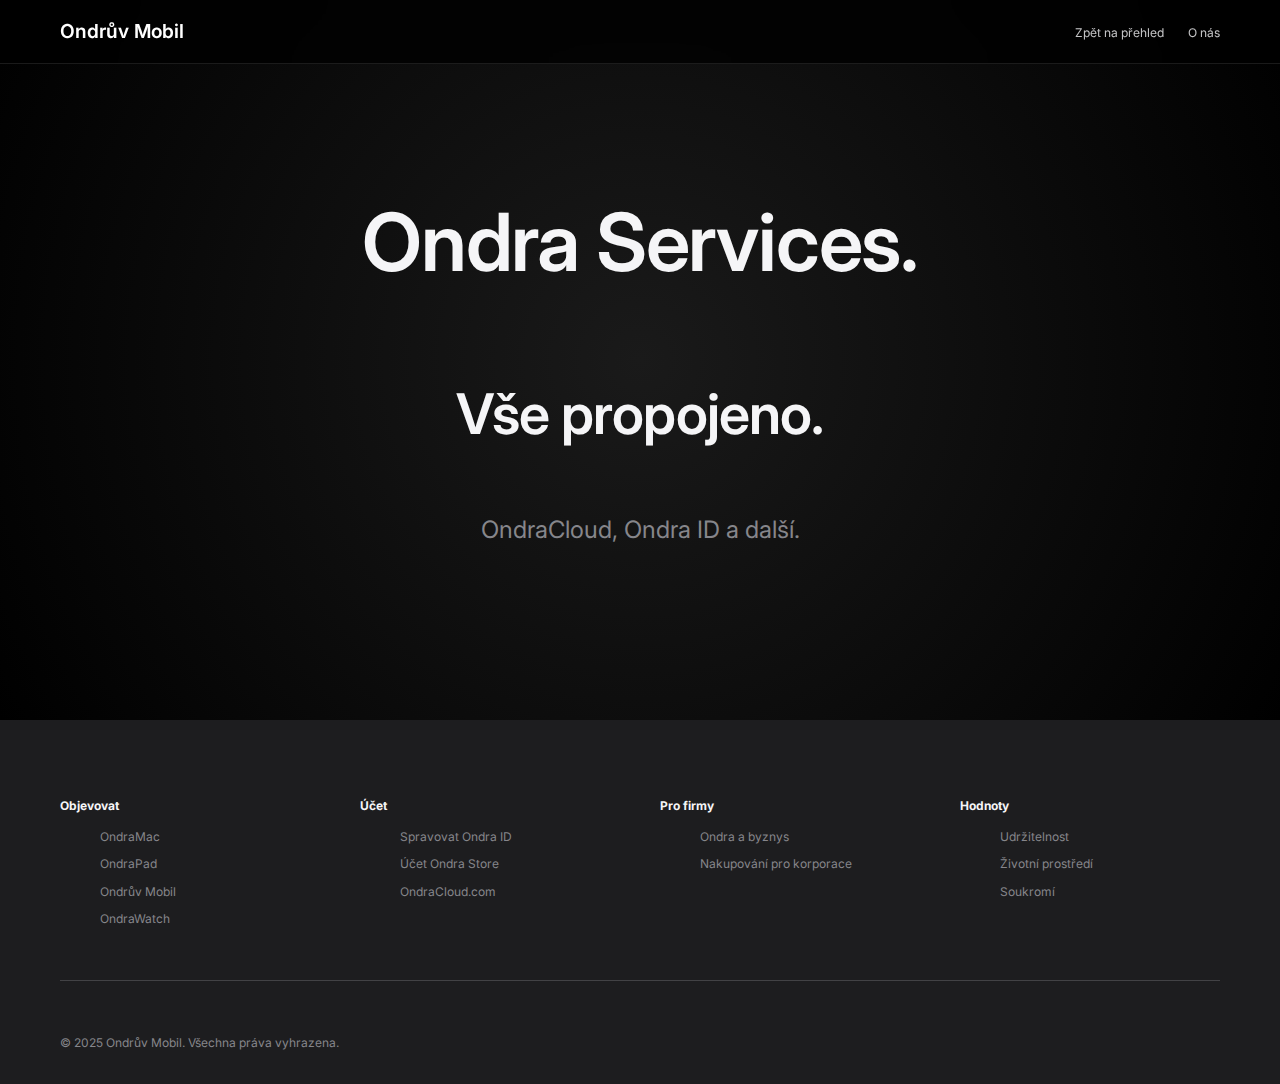
<file: services.html>
<!DOCTYPE html>
<html lang="cs">

<head>
    <meta charset="UTF-8">
    <meta name="viewport" content="width=device-width, initial-scale=1.0">
    <title>Služby - Ondrův Mobil</title>
    <link rel="stylesheet" href="style.css">
    <style>
        .product-hero {
            height: 80vh;
            display: flex;
            align-items: center;
            justify-content: center;
            text-align: center;
            flex-direction: column;
            background: radial-gradient(circle at center, #1a1a1a 0%, #000 100%);
        }

        .coming-soon {
            font-size: 24px;
            color: #86868b;
            margin-top: 20px;
        }
    </style>
</head>

<body>
    <nav class="sticky-nav">
        <div class="container nav-content">
            <span class="logo"><a href="index.html" style="color:white; text-decoration:none;">Ondrův Mobil</a></span>
            <div class="nav-links">
                <a href="index.html">Zpět na přehled</a>
                <a href="about.html">O nás</a>
            </div>
        </div>
    </nav>

    <div class="product-hero">
        <h1 class="fade-in-up" style="font-size: 80px;">Ondra Services.</h1>
        <h2 class="fade-in-up delay-1">Vše propojeno.</h2>
        <p class="coming-soon fade-in-up delay-2">OndraCloud, Ondra ID a další.</p>
    </div>

    <footer class="main-footer">
        <div class="container">
            <div class="footer-grid">
                <div class="footer-col">
                    <h4>Objevovat</h4>
                    <ul>
                        <li><a href="mac.html">OndraMac</a></li>
                        <li><a href="ipad.html">OndraPad</a></li>
                        <li><a href="index.html">Ondrův Mobil</a></li>
                        <li><a href="watch.html">OndraWatch</a></li>
                    </ul>
                </div>
                <div class="footer-col">
                    <h4>Účet</h4>
                    <ul>
                        <li><a href="services.html" class="active">Spravovat Ondra ID</a></li>
                        <li><a href="services.html">Účet Ondra Store</a></li>
                        <li><a href="services.html">OndraCloud.com</a></li>
                    </ul>
                </div>
                <div class="footer-col">
                    <h4>Pro firmy</h4>
                    <ul>
                        <li><a href="business.html">Ondra a byznys</a></li>
                        <li><a href="business.html">Nakupování pro korporace</a></li>
                    </ul>
                </div>
                <div class="footer-col">
                    <h4>Hodnoty</h4>
                    <ul>
                        <li><a href="values.html">Udržitelnost</a></li>
                        <li><a href="values.html">Životní prostředí</a></li>
                        <li><a href="values.html">Soukromí</a></li>
                    </ul>
                </div>
            </div>
            <div class="footer-bottom">
                <p>&copy; 2025 Ondrův Mobil. Všechna práva vyhrazena.</p>
            </div>
        </div>
    </footer>

    <script src="script.js"></script>
</body>

</html>
</file>
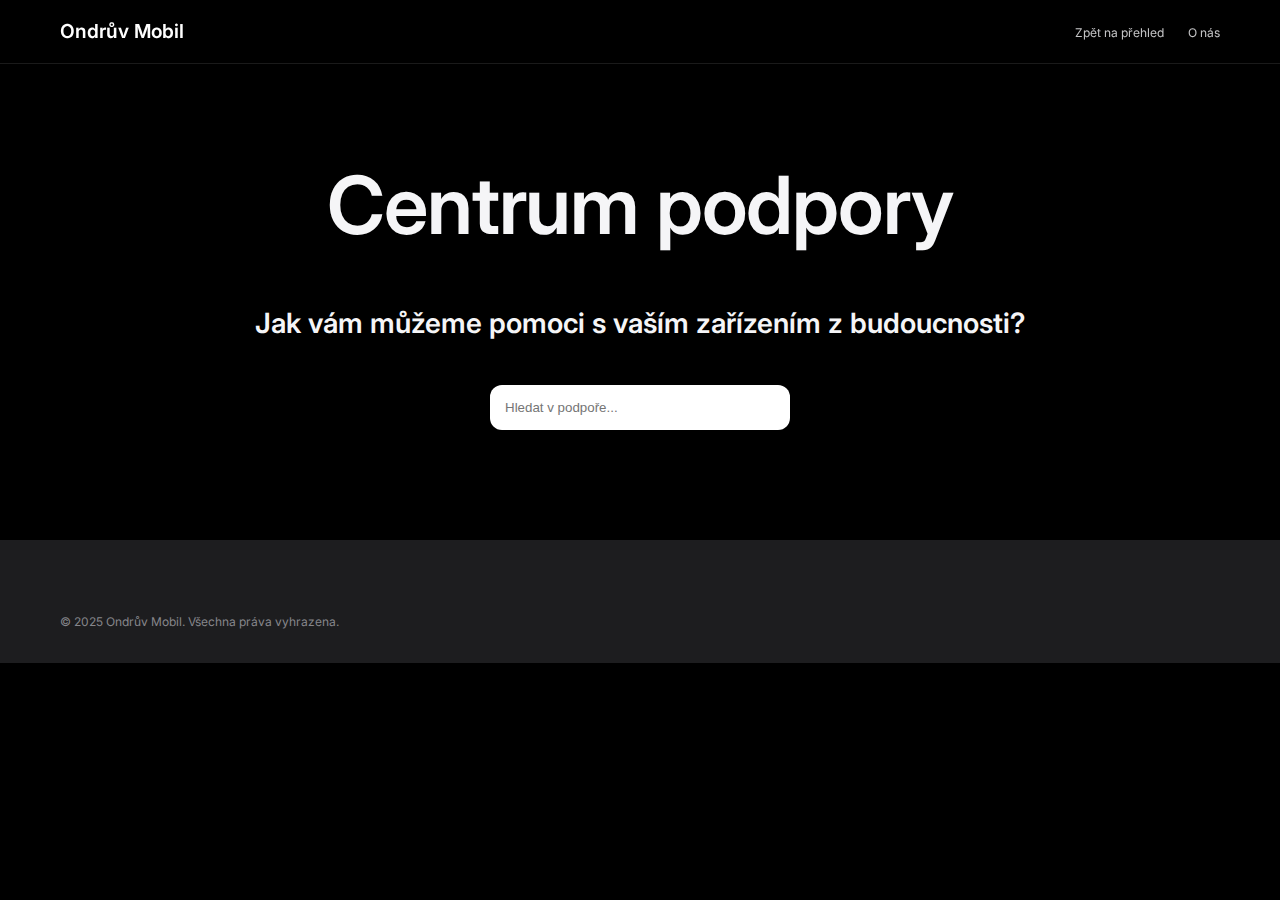
<file: support.html>
<!DOCTYPE html>
<html lang="cs">

<head>
    <meta charset="UTF-8">
    <meta name="viewport" content="width=device-width, initial-scale=1.0">
    <title>Podpora - Ondrův Mobil</title>
    <link rel="stylesheet" href="style.css">
    <style>
        .support-hero {
            height: 60vh;
            display: flex;
            align-items: center;
            justify-content: center;
            text-align: center;
            flex-direction: column;
        }
    </style>
</head>

<body>
    <nav class="sticky-nav">
        <div class="container nav-content">
            <span class="logo"><a href="index.html" style="color:white; text-decoration:none;">Ondrův Mobil</a></span>
            <div class="nav-links">
                <a href="index.html">Zpět na přehled</a>
                <a href="about.html">O nás</a>
            </div>
        </div>
    </nav>

    <div class="container support-hero">
        <h1 class="fade-in-up">Centrum podpory</h1>
        <p class="intro fade-in-up delay-1">Jak vám můžeme pomoci s vaším zařízením z budoucnosti?</p>
        <div style="margin-top: 40px;" class="fade-in-up delay-2">
            <input type="text" placeholder="Hledat v podpoře..."
                style="padding: 15px; width: 300px; border-radius: 12px; border: none;">
        </div>
    </div>

    <footer class="main-footer">
        <div class="container">
            <p>&copy; 2025 Ondrův Mobil. Všechna práva vyhrazena.</p>
        </div>
    </footer>

    <script src="script.js"></script>
</body>

</html>
</file>
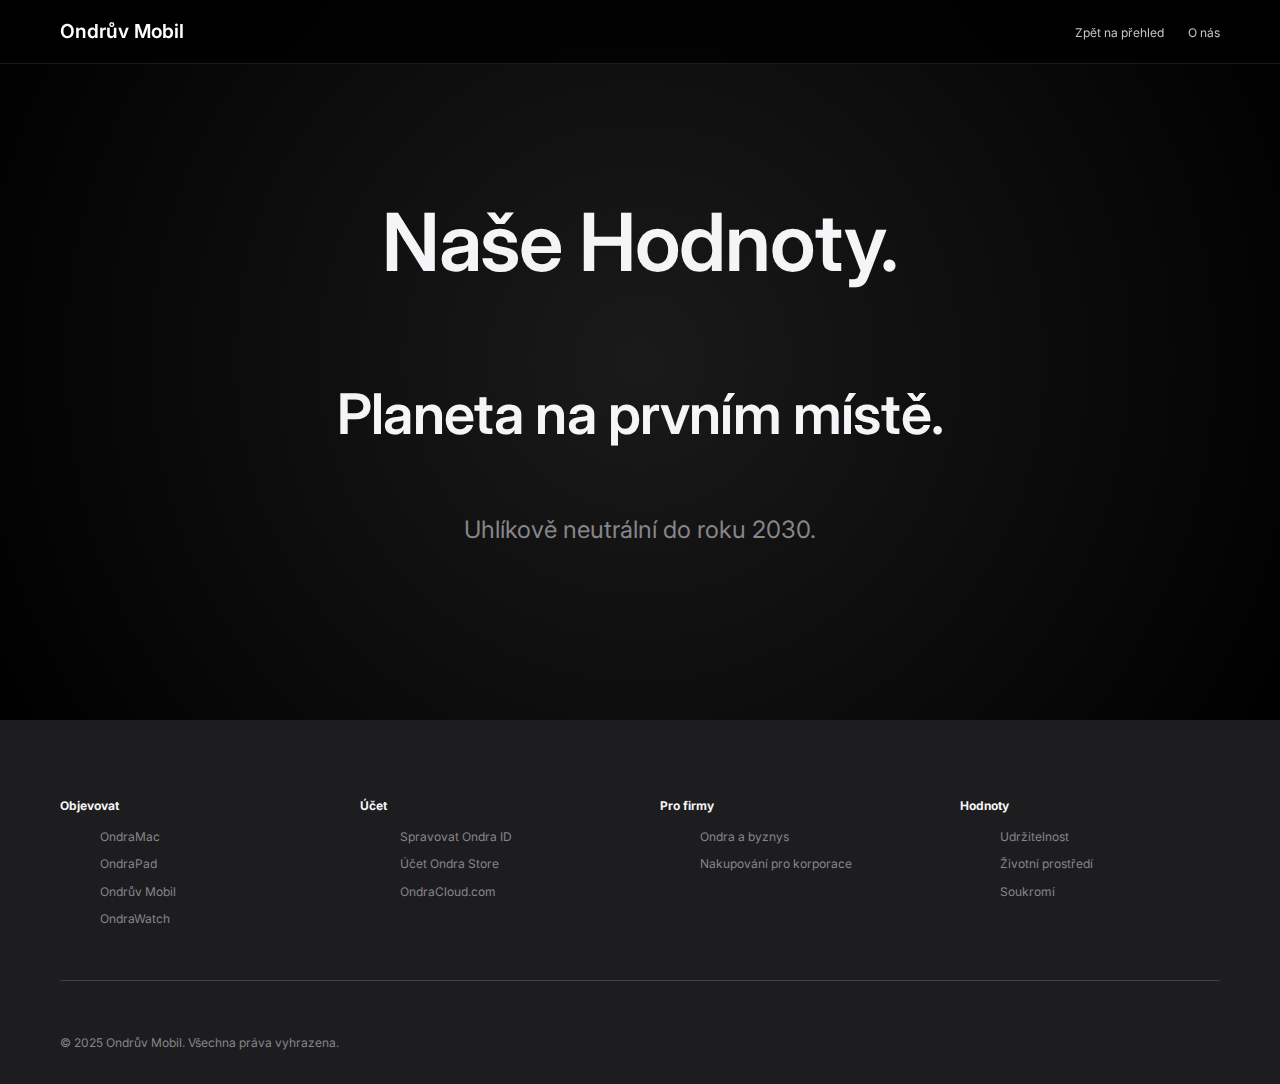
<file: values.html>
<!DOCTYPE html>
<html lang="cs">

<head>
    <meta charset="UTF-8">
    <meta name="viewport" content="width=device-width, initial-scale=1.0">
    <title>Hodnoty - Ondrův Mobil</title>
    <link rel="stylesheet" href="style.css">
    <style>
        .product-hero {
            height: 80vh;
            display: flex;
            align-items: center;
            justify-content: center;
            text-align: center;
            flex-direction: column;
            background: radial-gradient(circle at center, #1a1a1a 0%, #000 100%);
        }

        .coming-soon {
            font-size: 24px;
            color: #86868b;
            margin-top: 20px;
        }
    </style>
</head>

<body>
    <nav class="sticky-nav">
        <div class="container nav-content">
            <span class="logo"><a href="index.html" style="color:white; text-decoration:none;">Ondrův Mobil</a></span>
            <div class="nav-links">
                <a href="index.html">Zpět na přehled</a>
                <a href="about.html">O nás</a>
            </div>
        </div>
    </nav>

    <div class="product-hero">
        <h1 class="fade-in-up" style="font-size: 80px;">Naše Hodnoty.</h1>
        <h2 class="fade-in-up delay-1">Planeta na prvním místě.</h2>
        <p class="coming-soon fade-in-up delay-2">Uhlíkově neutrální do roku 2030.</p>
    </div>

    <footer class="main-footer">
        <div class="container">
            <div class="footer-grid">
                <div class="footer-col">
                    <h4>Objevovat</h4>
                    <ul>
                        <li><a href="mac.html">OndraMac</a></li>
                        <li><a href="ipad.html">OndraPad</a></li>
                        <li><a href="index.html">Ondrův Mobil</a></li>
                        <li><a href="watch.html">OndraWatch</a></li>
                    </ul>
                </div>
                <div class="footer-col">
                    <h4>Účet</h4>
                    <ul>
                        <li><a href="services.html">Spravovat Ondra ID</a></li>
                        <li><a href="services.html">Účet Ondra Store</a></li>
                        <li><a href="services.html">OndraCloud.com</a></li>
                    </ul>
                </div>
                <div class="footer-col">
                    <h4>Pro firmy</h4>
                    <ul>
                        <li><a href="business.html">Ondra a byznys</a></li>
                        <li><a href="business.html">Nakupování pro korporace</a></li>
                    </ul>
                </div>
                <div class="footer-col">
                    <h4>Hodnoty</h4>
                    <ul>
                        <li><a href="values.html" class="active">Udržitelnost</a></li>
                        <li><a href="values.html">Životní prostředí</a></li>
                        <li><a href="values.html">Soukromí</a></li>
                    </ul>
                </div>
            </div>
            <div class="footer-bottom">
                <p>&copy; 2025 Ondrův Mobil. Všechna práva vyhrazena.</p>
            </div>
        </div>
    </footer>

    <script src="script.js"></script>
</body>

</html>
</file>
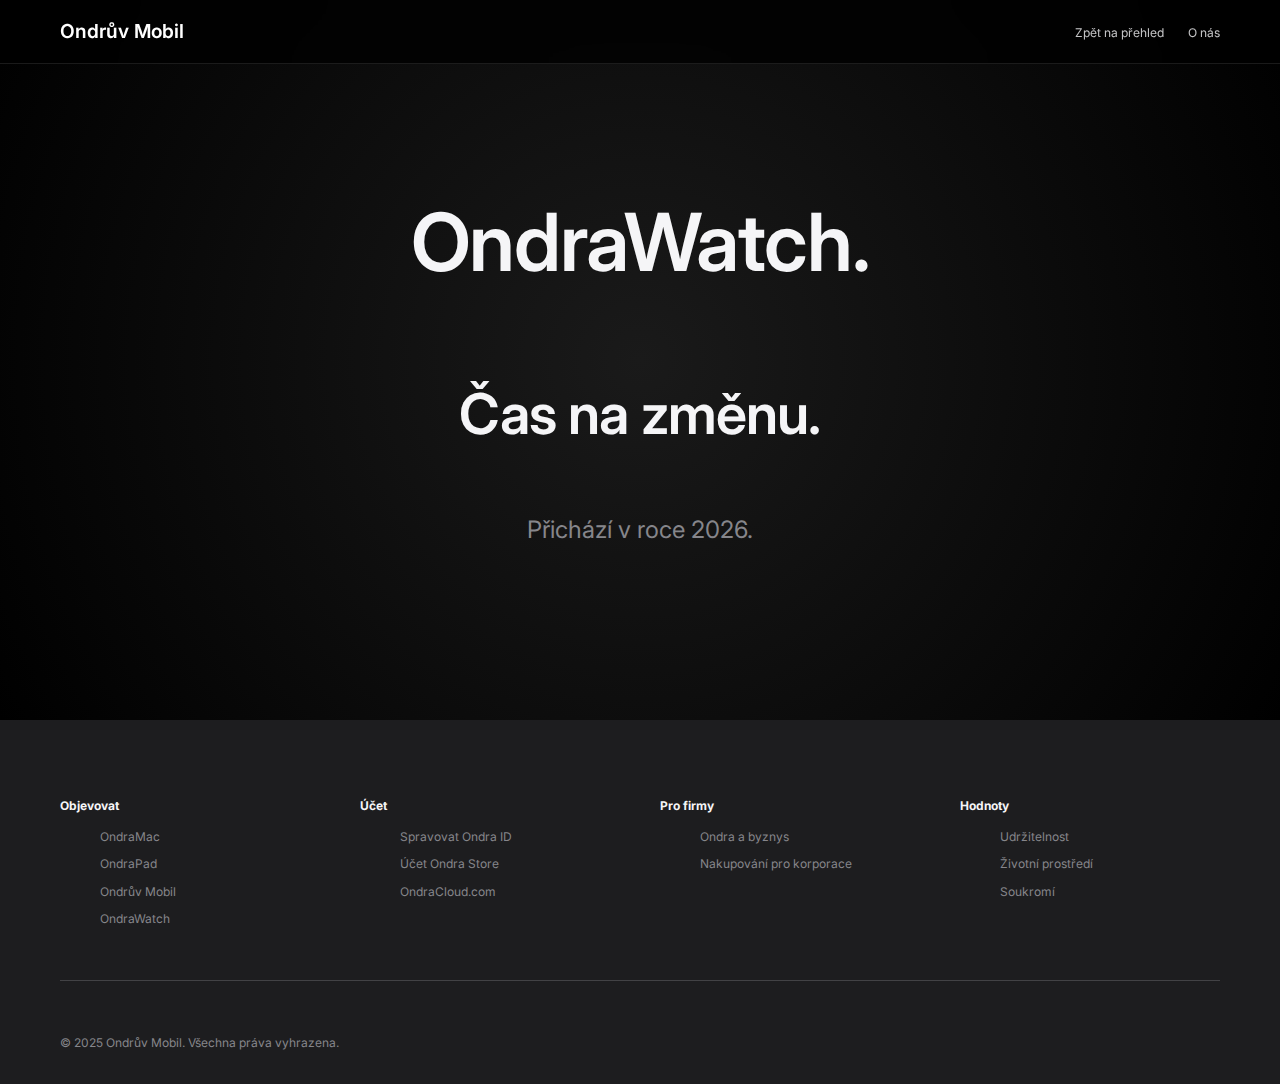
<file: watch.html>
<!DOCTYPE html>
<html lang="cs">

<head>
    <meta charset="UTF-8">
    <meta name="viewport" content="width=device-width, initial-scale=1.0">
    <title>OndraWatch - Ondrův Mobil</title>
    <link rel="stylesheet" href="style.css">
    <style>
        .product-hero {
            height: 80vh;
            display: flex;
            align-items: center;
            justify-content: center;
            text-align: center;
            flex-direction: column;
            background: radial-gradient(circle at center, #1a1a1a 0%, #000 100%);
        }

        .coming-soon {
            font-size: 24px;
            color: #86868b;
            margin-top: 20px;
        }
    </style>
</head>

<body>
    <nav class="sticky-nav">
        <div class="container nav-content">
            <span class="logo"><a href="index.html" style="color:white; text-decoration:none;">Ondrův Mobil</a></span>
            <div class="nav-links">
                <a href="index.html">Zpět na přehled</a>
                <a href="about.html">O nás</a>
            </div>
        </div>
    </nav>

    <div class="product-hero">
        <h1 class="fade-in-up" style="font-size: 80px;">OndraWatch.</h1>
        <h2 class="fade-in-up delay-1">Čas na změnu.</h2>
        <p class="coming-soon fade-in-up delay-2">Přichází v roce 2026.</p>
    </div>

    <footer class="main-footer">
        <div class="container">
            <div class="footer-grid">
                <div class="footer-col">
                    <h4>Objevovat</h4>
                    <ul>
                        <li><a href="mac.html">OndraMac</a></li>
                        <li><a href="ipad.html">OndraPad</a></li>
                        <li><a href="index.html">Ondrův Mobil</a></li>
                        <li><a href="watch.html" class="active">OndraWatch</a></li>
                    </ul>
                </div>
                <div class="footer-col">
                    <h4>Účet</h4>
                    <ul>
                        <li><a href="services.html">Spravovat Ondra ID</a></li>
                        <li><a href="services.html">Účet Ondra Store</a></li>
                        <li><a href="services.html">OndraCloud.com</a></li>
                    </ul>
                </div>
                <div class="footer-col">
                    <h4>Pro firmy</h4>
                    <ul>
                        <li><a href="business.html">Ondra a byznys</a></li>
                        <li><a href="business.html">Nakupování pro korporace</a></li>
                    </ul>
                </div>
                <div class="footer-col">
                    <h4>Hodnoty</h4>
                    <ul>
                        <li><a href="values.html">Udržitelnost</a></li>
                        <li><a href="values.html">Životní prostředí</a></li>
                        <li><a href="values.html">Soukromí</a></li>
                    </ul>
                </div>
            </div>
            <div class="footer-bottom">
                <p>&copy; 2025 Ondrův Mobil. Všechna práva vyhrazena.</p>
            </div>
        </div>
    </footer>

    <script src="script.js"></script>
</body>

</html>
</file>
<file: style.css>
/* Font Import with Performance Optimization */
@import url('https://fonts.googleapis.com/css2?family=Inter:wght@400;600;700&display=swap');

/* CSS Variables */
:root {
    --bg-color: #000000;
    --text-color: #f5f5f7;
    --accent-color: #2997ff;
    --section-padding: 80px 0;
    --nav-height: 64px;
}

/* Performance Optimizations */
* {
    box-sizing: border-box;
}

html {
    scroll-behavior: smooth;
    /* Prevent layout shifts */
    overflow-x: hidden;
}

body {
    margin: 0;
    padding: 0;
    font-family: 'Inter', -apple-system, BlinkMacSystemFont, sans-serif;
    background-color: var(--bg-color);
    color: var(--text-color);
    line-height: 1.6;
    overflow-x: hidden;
    /* Font rendering optimization */
    -webkit-font-smoothing: antialiased;
    -moz-osx-font-smoothing: grayscale;
    text-rendering: optimizeLegibility;
}

/* Typography */
h1,
h2,
h3 {
    font-weight: 600;
    letter-spacing: -0.015em;
}

h1 {
    font-size: clamp(40px, 8vw, 80px);
    line-height: 1.05;
}

h2 {
    font-size: clamp(32px, 5vw, 56px);
    line-height: 1.08;
}

p.intro {
    font-size: clamp(21px, 3vw, 28px);
    font-weight: 600;
    color: var(--text-secondary);
    max-width: 800px;
    margin: 0 auto;
}

/* Utilities */
.container {
    max-width: 1200px;
    margin: 0 auto;
    padding: 0 20px;
}

.text-center {
    text-align: center;
}

.text-gradient {
    background: linear-gradient(135deg, #fff 0%, #86868b 100%);
    background-clip: text;
    -webkit-background-clip: text;
    -webkit-text-fill-color: transparent;
}

/* Animations - Optimized for Performance */
.fade-in-up {
    opacity: 0;
    transform: translateY(30px);
    transition: opacity 0.8s cubic-bezier(0.2, 0.8, 0.2, 1),
        transform 0.8s cubic-bezier(0.2, 0.8, 0.2, 1);
    /* will-change now applied only by JS during animation */
}

.fade-in-up.visible {
    opacity: 1;
    transform: translateY(0);
}

.scale-in {
    opacity: 0;
    transform: scale(0.95);
    transition: opacity 1s ease, transform 1.5s ease;
}

/* Navigation */
.sticky-nav {
    position: fixed;
    top: 0;
    width: 100%;
    height: var(--nav-height);
    background: rgba(0, 0, 0, 0.8);
    backdrop-filter: blur(20px);
    -webkit-backdrop-filter: blur(20px);
    z-index: 1000;
    border-bottom: 1px solid rgba(255, 255, 255, 0.1);
    display: flex;
    align-items: center;
}

.nav-content {
    display: flex;
    justify-content: space-between;
    align-items: center;
    width: 100%;
}

.logo {
    font-weight: 600;
    font-size: 1.2rem;
}

.nav-links a {
    color: var(--text-color);
    text-decoration: none;
    font-size: 12px;
    margin-left: 20px;
    opacity: 0.8;
    transition: opacity 0.3s;
}

.nav-links a:hover {
    opacity: 1;
}

/* Language Switcher */
.lang-switcher {
    display: inline-flex;
    gap: 8px;
    margin-right: 20px;
    align-items: center;
}

.lang-btn {
    background: none;
    border: none;
    font-size: 20px;
    cursor: pointer;
    opacity: 0.5;
    transition: opacity 0.3s, transform 0.2s;
    padding: 0;
    line-height: 1;
}

.lang-btn:hover {
    opacity: 0.8;
    transform: scale(1.1);
}

.lang-btn.active {
    opacity: 1;
}

.btn-small {
    background: var(--accent-color);
    padding: 4px 10px;
    border-radius: 12px;
    color: white !important;
}

/* Hero CTA Buttons */
.btn {
    display: inline-block;
    background: var(--accent-color);
    color: white;
    padding: 12px 24px;
    border-radius: 20px;
    text-decoration: none;
    font-size: 17px;
    font-weight: 600;
    transition: all 0.3s ease;
    margin-right: 20px;
}

.btn:hover {
    background: #0077ed;
    transform: scale(1.05);
}

.link {
    display: inline-block;
    color: var(--accent-color);
    text-decoration: none;
    font-size: 17px;
    font-weight: 600;
    transition: all 0.3s ease;
}

.link:hover {
    color: #0077ed;
    transform: translateX(5px);
}

/* Hero Section */
.hero {
    height: 100vh;
    display: flex;
    align-items: center;
    justify-content: center;
    text-align: center;
    background-image: url('hero-bg.png');
    background-size: cover;
    background-position: center;
    position: relative;
    overflow: hidden;
}

.hero-aurora {
    position: absolute;
    inset: 0;
    overflow: hidden;
    pointer-events: none;
    z-index: 0;
    mix-blend-mode: screen;
}

.aurora-band {
    position: absolute;
    --aurora-rot: -8deg;
    width: 140%;
    height: 60%;
    filter: blur(45px);
    opacity: 0.62;
    background: linear-gradient(
        120deg,
        rgba(140, 219, 255, 0.32) 0%,
        rgba(90, 170, 255, 0.16) 35%,
        rgba(255, 255, 255, 0.32) 55%,
        rgba(110, 160, 250, 0.12) 75%,
        rgba(80, 130, 230, 0.04) 90%
    );
    animation: auroraSweep 14s ease-in-out infinite alternate, auroraPulse 7s ease-in-out infinite;
}

.band-1 {
    top: -10%;
    left: -20%;
    animation-delay: 0s, 0s;
}

.band-2 {
    top: 20%;
    left: -30%;
    --aurora-rot: -3deg;
    opacity: 0.5;
    animation-duration: 16s, 8s;
    animation-delay: 2s, 1s;
}

.band-3 {
    top: 45%;
    left: -25%;
    --aurora-rot: -12deg;
    opacity: 0.45;
    animation-duration: 18s, 9s;
    animation-delay: 4s, 0.5s;
}

@keyframes auroraSweep {
    0% { transform: translateX(-18%) rotate(var(--aurora-rot, -8deg)); }
    45% { transform: translateX(6%) rotate(calc(var(--aurora-rot, -8deg) + 3deg)); }
    100% { transform: translateX(22%) rotate(calc(var(--aurora-rot, -8deg) - 3deg)); }
}

@keyframes auroraPulse {
    0%, 100% { opacity: 0.38; }
    35% { opacity: 0.75; }
    70% { opacity: 0.9; }
}

.hero-content {
    padding-top: 60px;
    max-width: 800px;
    padding: 0 20px;
    position: relative;
    z-index: 1;
}

.delay-1 {
    transition-delay: 0.2s;
}

.delay-2 {
    transition-delay: 0.4s;
}

/* Feature Sections */
.feature-section {
    padding: 150px 0;
    text-align: center;
    /* Performance: Skip rendering off-screen content */
    content-visibility: auto;
    contain-intrinsic-size: 0 600px;
}

.bento-section {
    padding: 100px 0;
    /* Performance: Skip rendering off-screen content */
    content-visibility: auto;
    contain-intrinsic-size: 0 800px;
}

.camera-section {
    padding: 150px 0;
    text-align: center;
    background: #000;
    /* Performance: Skip rendering off-screen content */
    content-visibility: auto;
    contain-intrinsic-size: 0 600px;
}

/* Parallax Section */
.parallax-section {
    height: 80vh;
    position: relative;
    overflow: hidden;
    display: flex;
    align-items: center;
    justify-content: center;
}

.parallax-bg {
    position: absolute;
    top: -50%;
    left: 0;
    width: 100%;
    height: 200%;
    background-image: url('titanium.png');
    background-size: cover;
    background-position: center;
    z-index: -1;
}

.content-overlay h2 {
    font-size: 80px;
    text-shadow: 0 10px 30px rgba(0, 0, 0, 0.5);
}

/* Grid */
.grid-2 {
    display: grid;
    grid-template-columns: 1fr 1fr;
    gap: 40px;
    margin-top: 60px;
    text-align: left;
}

/* Bento Grid */
.bento-section {
    padding: 100px 0;
}

.section-title {
    margin-bottom: 60px;
    font-size: 56px;
}

.bento-grid {
    display: grid;
    grid-template-columns: repeat(3, 1fr);
    grid-template-rows: repeat(2, 300px);
    gap: 20px;
}

.bento-item {
    background: #1d1d1f;
    border-radius: 30px;
    padding: 30px;
    display: flex;
    flex-direction: column;
    justify-content: flex-end;
    transition: transform 0.3s ease;
    overflow: hidden;
    position: relative;
}

.bento-item:hover {
    transform: scale(1.02);
}

.bento-item.large {
    grid-column: span 2;
    grid-row: span 2;
    background: linear-gradient(to bottom right, #2c3e50, #000);
}

.bento-item.wide {
    grid-column: span 2;
}

.bento-content h3 {
    font-size: 24px;
    margin-bottom: 10px;
    color: #f5f5f7;
}

.bento-content p {
    color: #86868b;
    font-size: 17px;
    font-weight: 600;
}

.bento-item.large .bento-content h3 {
    font-size: 40px;
}

/* Camera Section */
.camera-section {
    padding: 150px 0;
    text-align: center;
    background: #000;
}

.camera-visual {
    margin-top: 60px;
    position: relative;
}

.camera-img {
    display: block;
    width: 100%;
    height: auto;
    object-fit: cover;
    border-radius: 20px;
    box-shadow: 0 0 100px rgba(255, 255, 255, 0.1);
}

/* Footer */
.main-footer {
    background: #1d1d1f;
    padding: 60px 0 20px;
    font-size: 12px;
    color: #86868b;
}

.footer-grid {
    display: grid;
    grid-template-columns: repeat(4, 1fr);
    gap: 40px;
    margin-bottom: 40px;
    border-bottom: 1px solid #424245;
    padding-bottom: 40px;
}

.footer-col h4 {
    color: #f5f5f7;
    margin-bottom: 10px;
    font-size: 12px;
}

.footer-col ul {
    list-style: none;
}

.footer-col ul li {
    margin-bottom: 8px;
}

.footer-col a {
    color: #86868b;
    text-decoration: none;
}

.footer-col a:hover {
    text-decoration: underline;
}

.footer-bottom {
    display: flex;
    justify-content: space-between;
}

.footer-bottom a {
    color: #86868b;
    text-decoration: none;
    margin-left: 10px;
    border-left: 1px solid #424245;
    padding-left: 10px;
}

/* 3. Energy Particles */
.particle-container {
    position: absolute;
    top: 0;
    left: 0;
    width: 100%;
    height: 100%;
    pointer-events: none;
    z-index: 1;
    overflow: hidden;
}

/* Loader - FIXED: Prevent background flashing during load */
#loader {
    position: fixed;
    top: 0;
    left: 0;
    width: 100%;
    height: 100%;
    background: #000;
    /* Solid black covers everything */
    z-index: 10000;
    /* Above everything else */
    display: flex;
    justify-content: center;
    align-items: center;
    transition: transform 0.8s cubic-bezier(0.7, 0, 0.3, 1);
    pointer-events: all;
    /* Block interactions during load */
}

#loader.loaded {
    transform: translateY(-100%);
    pointer-events: none;
    /* Allow interactions after load */
}

.loader-content {
    position: relative;
    text-align: center;
    overflow: hidden;
}

.loader-logo {
    font-size: 48px;
    font-weight: 700;
    background: linear-gradient(to right, #bf953f, #fcf6ba, #b38728, #fbf5b7, #aa771c);
    background-clip: text;
    -webkit-background-clip: text;
    -webkit-text-fill-color: transparent;
    opacity: 0;
    transform: translateY(20px);
    animation: logoReveal 1.5s cubic-bezier(0.2, 0.8, 0.2, 1) forwards;
}

.loader-line {
    width: 0;
    height: 2px;
    background: linear-gradient(to right, #bf953f, #fcf6ba);
    margin: 20px auto 0;
    animation: lineExpand 1.5s cubic-bezier(0.2, 0.8, 0.2, 1) 0.5s forwards;
}

@keyframes logoReveal {
    to {
        opacity: 1;
        transform: translateY(0);
    }
}

@keyframes lineExpand {
    to {
        width: 100%;
    }
}

/* Mobile Optimization */
@media (max-width: 768px) {
    h1 {
        font-size: 42px;
        /* Adjusted for better fit */
        line-height: 1.1;
    }

    h2 {
        font-size: 32px;
    }

    .section-title {
        font-size: 36px;
        margin-bottom: 40px;
    }

    .container {
        padding: 0 16px;
        /* More breathing room */
    }

    .hero-content {
        padding-top: 80px;
        /* Account for nav */
    }

    .feature-section,
    .bento-section,
    .camera-section {
        padding: 80px 0;
        /* Reduced padding */
    }

    .bento-grid {
        grid-template-columns: 1fr;
        grid-template-rows: auto;
        gap: 20px;
    }

    .bento-item {
        min-height: 300px;
        /* Ensure visibility of bg images */
        padding: 24px;
    }

    .bento-item.large,
    .bento-item.wide {
        grid-column: span 1;
        grid-row: auto;
        min-height: 300px;
    }

    /* Better background positioning for mobile */
    .bento-item[style*="chip_real.png"] {
        background-position: center !important;
    }

    .bento-item[style*="battery_real.png"] {
        background-position: center !important;
    }

    .bento-item[style*="os_real.png"] {
        background-position: center top !important;
    }

    .bento-item[style*="vibranium_real.png"] {
        background-position: center !important;
    }

    .grid-2 {
        grid-template-columns: 1fr;
        gap: 30px;
        margin-top: 40px;
    }

    /* Camera section tidy on mobile */
    .camera-section .container {
        display: flex;
        flex-direction: column;
        gap: 24px;
        align-items: center;
    }

    .camera-visual {
        margin-top: 20px;
        width: 100%;
    }

    .camera-img {
        max-height: 70vh;
        object-fit: contain;
        border-radius: 16px;
        box-shadow: 0 25px 50px rgba(0, 0, 0, 0.45);
    }

    .nav-content {
        padding: 0 20px;
    }

    .nav-links {
        display: flex;
        gap: 10px;
        overflow-x: auto;
        padding-bottom: 0;
        padding-top: 8px;
        -webkit-overflow-scrolling: touch;
        margin-left: 20px;
        scrollbar-width: none;
    }

    .nav-links a {
        margin-left: 0;
        white-space: nowrap;
        font-size: 13px;
        padding: 10px 10px;
    }

    .logo {
        font-size: 16px;
        flex-shrink: 0;
    }

    .footer-grid {
        grid-template-columns: 1fr;
        gap: 30px;
    }

    .footer-bottom {
        flex-direction: column;
        gap: 10px;
        text-align: center;
    }

    .footer-bottom a {
        border-left: none;
        margin: 0;
        padding: 0;
        padding: 10px;
        /* Touch target */
    }

    /* Mobile Ecosystem Scaling */
    .ecosystem-visual {
        width: 100%;
        /* Prevent overflow */
        transform: translate(-50%, -50%) scale(0.55);
    }

    /* Lighter aurora on mobile for performance/contrast */
    .aurora-band {
        filter: blur(32px);
        opacity: 0.48;
    }

    .band-3 {
        display: none;
    }
}

/* Creative Enhancements */

/* 1. Spotlight Effect */
.bento-item {
    /* Existing styles preserved via cascade, adding spotlight prep */
    position: relative;
    overflow: hidden;
    /* Ensure glow doesn't spill */
}

.bento-item::before {
    content: '';
    position: absolute;
    top: 0;
    left: 0;
    right: 0;
    bottom: 0;
    background: radial-gradient(800px circle at var(--mouse-x, 50%) var(--mouse-y, 50%), rgba(255, 255, 255, 0.08), transparent 40%);
    opacity: 0;
    transition: opacity 0.5s;
    pointer-events: none;
    z-index: 2;
}

@media (hover: hover) {
    .bento-item:hover::before {
        opacity: 1;
    }
}

/* 2. Cinematic Text Shine */
.text-shine {
    background: linear-gradient(to right, #f5f5f7 20%, #fff 50%, #86868b 80%);
    background-size: 200% auto;
    background-clip: text;
    -webkit-background-clip: text;
    -webkit-text-fill-color: transparent;
    animation: shine 6s linear infinite;
}

@keyframes shine {
    to {
        background-position: 200% center;
    }
}

/* Ultra-Wow Enhancements */

/* 1. Dynamic Deep Space/* Background - FIXED: Hidden until loader completes */
.space-background {
    position: fixed;
    top: 0;
    left: 0;
    width: 100%;
    height: 100%;
    background: radial-gradient(ellipse at center, #1a1a2e 0%, #0a0a0f 100%);
    z-index: -1;
    /* CRITICAL: Must be BEHIND content, not in front! */
    overflow: hidden;
    /* CRITICAL: Hide during loading to prevent flash */
    opacity: 0;
    visibility: hidden;
    transition: opacity 0.6s ease-in, visibility 0s 0.6s;
    /* Fade in after loader gone */
}

/* Show background only after loader is gone */
body.loaded .space-background {
    opacity: 1;
    visibility: visible;
    transition: opacity 0.6s ease-in, visibility 0s;
}

/* Nebula Animations - OPTIMIZED for GPU performance */
.nebula {
    position: absolute;
    /* OPTIMIZED: Reduced size 1000px → 600px */
    width: 600px;
    height: 600px;
    background: radial-gradient(circle, rgba(41, 151, 255, 0.1) 0%, transparent 60%);
    border-radius: 50%;
    /* OPTIMIZED: Reduced blur 60px → 30px for better GPU performance */
    filter: blur(30px);
    /* OPTIMIZED: Slower animation 15s → 20s, scale-only (no translate) */
    animation: nebulaPulse 20s infinite alternate;
    will-change: transform;
    /* GPU layering */
}

.nebula:nth-child(1) {
    top: -100px;
    left: -100px;
    animation-delay: 0s;
    background: radial-gradient(circle, rgba(168, 85, 247, 0.12) 0%, transparent 60%);
}

.nebula:nth-child(2) {
    bottom: -150px;
    right: -50px;
    animation-delay: -7s;
    background: radial-gradient(circle, rgba(41, 151, 255, 0.12) 0%, transparent 60%);
}

.nebula:nth-child(3) {
    top: 40%;
    left: 40%;
    width: 400px;
    height: 400px;
    animation-delay: -14s;
    background: radial-gradient(circle, rgba(255, 255, 255, 0.05) 0%, transparent 60%);
}

@keyframes nebulaPulse {
    0% {
        /* OPTIMIZED: Scale-only animation (removed translate for simpler GPU work) */
        transform: scale(1);
        opacity: 0.4;
    }

    100% {
        transform: scale(1.12);
        opacity: 0.65;
    }
}


/* 2. 3D Holographic Tilt */
.bento-grid {
    perspective: 1000px;
    /* Enable 3D space */
}

.bento-item {
    transform-style: preserve-3d;
    transform: perspective(1000px);
    transition: transform 0.1s ease-out;
    /* will-change removed - throttled RAF prevents jank */
}

.bento-content {
    transform: translateZ(30px);
    /* Pop content out */
}

/* 3. Text Decoding */
.text-decode {
    font-family: monospace;
    /* Tech feel during decode */
}

.text-decode.decoded {
    font-family: var(--font-main);
    /* Revert to main font */
}

.energy-particle {
    position: absolute;
    background: rgba(100, 255, 100, 0.4);
    /* Greenish nuclear glow */
    border-radius: 50%;
    filter: blur(6px);
    animation: floatUp 4s infinite ease-in;
    bottom: -20px;
}

@keyframes floatUp {
    0% {
        transform: translateY(0) scale(1);
        opacity: 1;
    }

    50% {
        opacity: 0.6;
    }

    100% {
        transform: translateY(-150px) scale(0);
        opacity: 0;
    }
}

/* 4. AI Section (Neural Net) */
.ai-section {
    position: relative;
    padding: 150px 0;
    text-align: center;
    overflow: hidden;
    background: #000;
}

#neural-canvas {
    position: absolute;
    top: 0;
    left: 0;
    width: 100%;
    height: 100%;
    z-index: 0;
    opacity: 0.6;
}

.ai-section .content-overlay {
    position: relative;
    z-index: 1;
}

/* 5. Ecosystem Section (Connectivity) */
.ecosystem-section {
    position: relative;
    padding: 150px 0;
    text-align: center;
    background: #050505;
    overflow: hidden;
}

.ecosystem-visual {
    position: absolute;
    top: 50%;
    left: 50%;
    transform: translate(-50%, -50%);
    width: 600px;
    height: 600px;
    z-index: 0;
    opacity: 0.3;
}

.eco-circle {
    position: absolute;
    border-radius: 50%;
    border: 1px solid rgba(41, 151, 255, 0.3);
    box-shadow: 0 0 20px rgba(41, 151, 255, 0.1);
}

.eco-circle.core {
    top: 50%;
    left: 50%;
    transform: translate(-50%, -50%);
    width: 100px;
    height: 100px;
    background: rgba(41, 151, 255, 0.1);
    animation: pulseCore 3s infinite ease-in-out;
}

.eco-circle.orbit {
    top: 50%;
    left: 50%;
    transform: translate(-50%, -50%);
}

.orbit-1 {
    width: 300px;
    height: 300px;
    animation: spin 20s linear infinite;
    border-style: dashed;
}

.orbit-2 {
    width: 450px;
    height: 450px;
    animation: spin 30s linear infinite reverse;
}

.orbit-3 {
    width: 600px;
    height: 600px;
    animation: spin 40s linear infinite;
    border-color: rgba(168, 85, 247, 0.2);
}

@keyframes pulseCore {

    0%,
    100% {
        transform: translate(-50%, -50%) scale(1);
        box-shadow: 0 0 20px rgba(41, 151, 255, 0.2);
    }

    50% {
        transform: translate(-50%, -50%) scale(1.2);
        box-shadow: 0 0 50px rgba(41, 151, 255, 0.5);
    }
}

@keyframes spin {
    to {
        transform: translate(-50%, -50%) rotate(360deg);
    }
}

/* 6. Vibranium Metal Texture */
.vibranium-card {
    position: relative;
    overflow: hidden;
}

.metal-texture {
    position: absolute;
    top: 0;
    left: 0;
    width: 100%;
    height: 100%;
    background:
        repeating-linear-gradient(45deg,
            transparent,
            transparent 2px,
            rgba(255, 255, 255, 0.05) 2px,
            rgba(255, 255, 255, 0.05) 4px),
        linear-gradient(135deg, #1a1a1a 0%, #2c3e50 50%, #000 100%);
    z-index: 0;
    transition: background-position 0.1s;
}

@media (hover: hover) {
    .vibranium-card:hover .metal-texture {
        background-position: var(--mouse-x) var(--mouse-y);
        /* Subtle shift on hover */
    }
}

.vibranium-card .bento-content {
    position: relative;
    z-index: 1;
}
</file>
